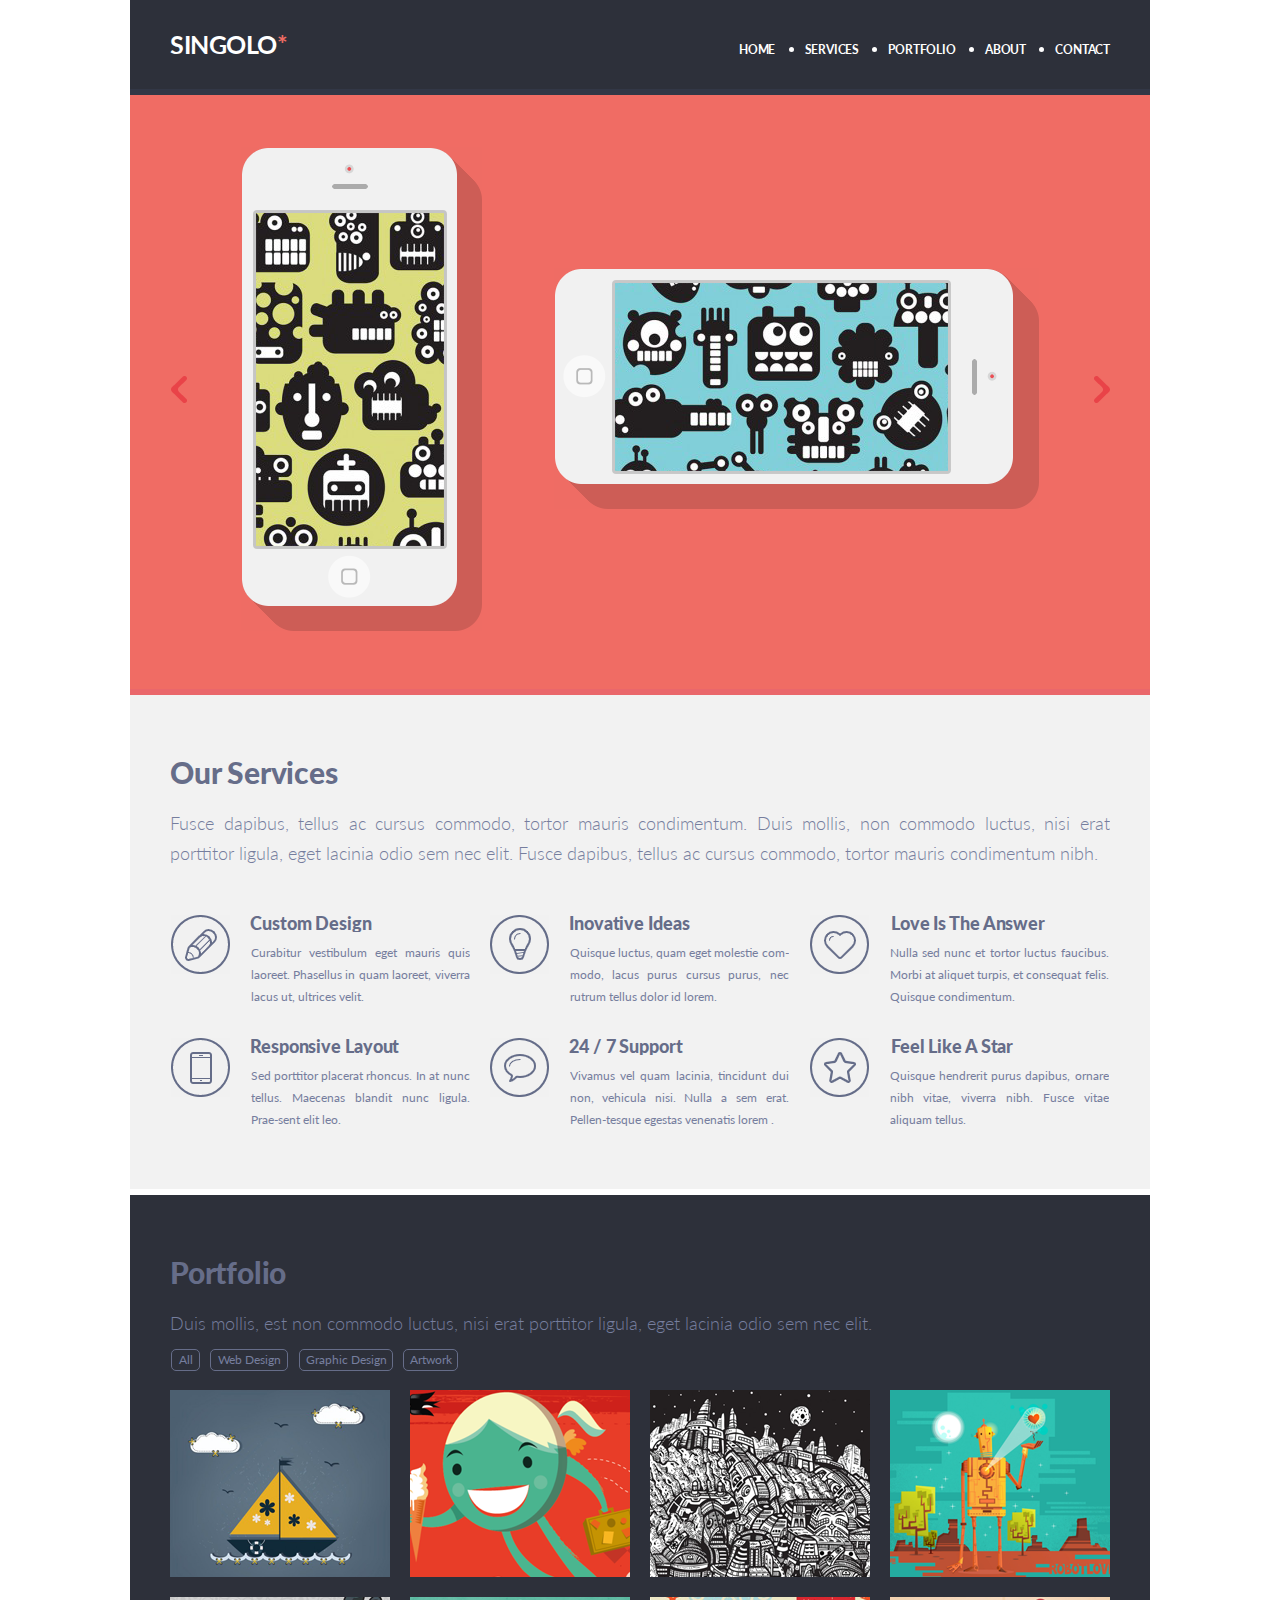
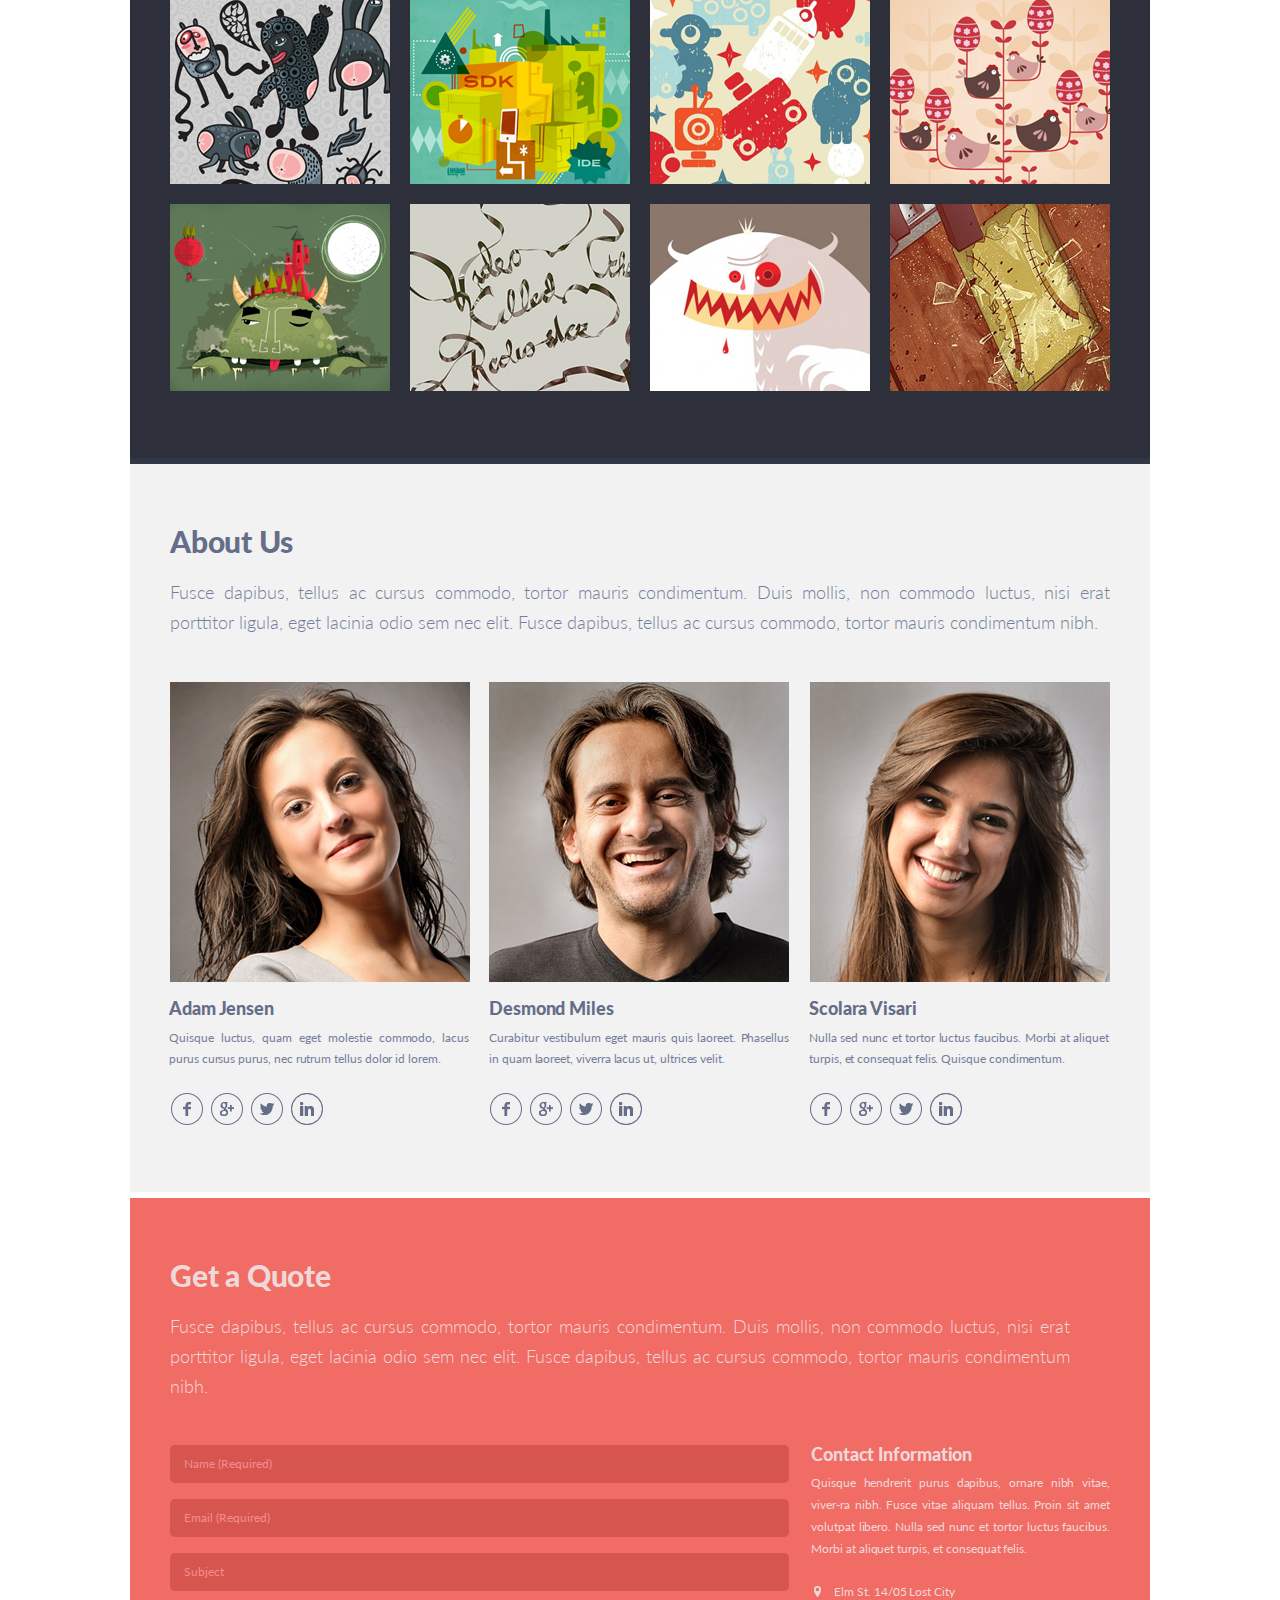
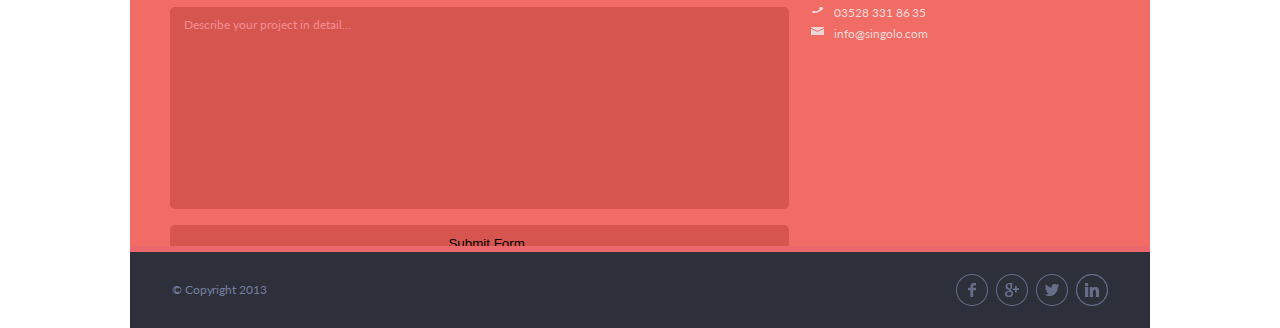
<file: index.html>
<!DOCTYPE html>
<html lang="en">
<head>
    <meta charset="UTF-8">
    <meta name="viewport" content="width=device-width, initial-scale=1.0">
    <link rel="stylesheet" href="style.css">
    <link href="https://fonts.googleapis.com/css?family=Lato:300,400,700,900&display=swap" rel="stylesheet">
    <title>Singolo</title>
</head>
<body>
    <div class="sticky">
        <header>
            <div id="singolo1">
                <div class="header">
                    <div class="singolo-header">
                        <h1>SINGOLO<span>*</span></h1>
                    </div>
                    <nav>
                        <ul>
                            <li><a href="#section1">HOME</a></li>
                            <li><a href="#section2">SERVICES</a></li>
                            <li><a href="#section3">PORTFOLIO</a></li>
                            <li><a href="#section4">ABOUT</a></li>
                            <li><a href="#section5">CONTACT</a></li>
                        </ul>
                    </nav>
                </div>
            </div>
            <div class="bottom-header">
            </div>
        </header>
    </div>
    <div class="singolo-1">
        <main>
            <div class="controls">
                <div id="moveleft">
                    <img src="./assets/move-left.png" alt="">
                </div>
                <div id="moveright">
                    <img src="./assets/move-right.png" alt="">
                </div>
            </div>
            <section id="section1">
                <div id="slide1">
                    <div class="main">
                        <div class="h-phone">
                            <img src="./assets/singolo_horizontal.png" alt="h-phone">
                            <div class="blackscreen h"></div>
                        </div>
                        <div class="v-phone">
                            <img src="./assets/singolo_vertical.png" alt="v-phone">
                            <div class="blackscreen v"></div>
                        </div>
                    </div>   
                </div>
                <div id="slide2">
                    <img src="./assets/slider.png" alt="slider2">
                </div>
            </section>
            <div class="bottom-main">
            </div>
            <div class="footer">
                <section id='section2'>
                    <div class="footer-header">
                        <h2>Our Services</h2>
                    </div>
                    <div class="footer-text">
                        Fusce dapibus, tellus ac cursus commodo, tortor mauris condimentum. Duis mollis, non commodo luctus, nisi erat porttitor ligula, eget lacinia odio sem nec elit. Fusce dapibus, tellus ac cursus commodo, tortor mauris condimentum nibh. 
                    </div>
                    <div class="labels">
                        <div class="label design">
                            <img src="./assets/footer-images/pencil.png" alt="pensil">
                        </div>
                        <div class="container design">
                            <h3>Custom Design</h3>
                            <h4>Curabitur vestibulum eget mauris quis laoreet. Phasellus in quam laoreet, viverra lacus ut, ultrices velit.</h4>
                        </div>
                        <div class="label ideas">
                            <img src="./assets/footer-images/ideas.png" alt="ideas">
                        </div>
                        <div class="container ideas">
                            <h3>Inovative Ideas</h3>
                            <h4>Quisque luctus, quam eget molestie com-modo, lacus purus cursus purus, nec rutrum tellus dolor id lorem.</h4>
                        </div>
                        <div class="label love">
                            <img src="./assets/footer-images/Love.png" alt="love">
                        </div>
                        <div class="container love">
                            <h3>Love Is The Answer</h3>
                            <h4>Nulla sed nunc et tortor luctus faucibus. Morbi at aliquet turpis, et consequat felis. Quisque condimentum.</h4>
                        </div>
                        <div class="label layout">
                            <img src="./assets/footer-images/Layout.png" alt="layout">
                        </div>
                        <div class="container layout">
                            <h3>Responsive Layout</h3>
                            <h4>Sed porttitor placerat rhoncus. In at nunc tellus. Maecenas blandit nunc ligula. Prae-sent elit leo.</h4>
                        </div>
                        <div class="label support">
                            <img src="./assets/footer-images/Support.png" alt="support">
                        </div>
                        <div class="container support">
                            <h3>24 / 7 Support</h3>
                            <h4>Vivamus vel quam lacinia, tincidunt dui non, vehicula nisi. Nulla a sem erat. Pellen-tesque egestas venenatis lorem .</h4>
                        </div>
                        <div class="label star">
                            <img src="./assets/footer-images/Star.png" alt="star">
                        </div>
                        <div class="container star">
                            <h3>Feel Like A Star</h3>
                            <h4>Quisque hendrerit purus dapibus, ornare nibh vitae, viverra nibh. Fusce vitae aliquam tellus.</h4>
                        </div>
                    </div> 
                </section>      
            </div>
            <div class="footer-bottom">
            </div>
            
    
            </div>
            
        </main>
    </div>
    <div class="singolo-2">
        <main>
            <section id="section3">
                <h1>Portfolio</h1>
                <h2>Duis mollis, est non commodo luctus, nisi erat porttitor ligula, eget lacinia odio sem nec elit.</h2>
                <nav>
                    <ul>
                    <li class="art">All</li>
                    <li class="web">Web Design</li>
                    <li class="graphic">Graphic Design</li>
                    <li class="artwork">Artwork</li>
                    </ul>
                </nav>
                <div class="images-container">
                    <div class="image">
                        <img src="./assets/Singolo_part_2/Images/image-1.png" alt="image-1">
                    </div>
                    <div class="image">
                        <img src="./assets/Singolo_part_2/Images/image-2.png" alt="image-2">
                    </div>
                    <div class="image">
                        <img src="./assets/Singolo_part_2/Images/image-3.png" alt="image-3">
                    </div>
                    <div class="image">
                        <img src="./assets/Singolo_part_2/Images/image-4.png" alt="image-4">
                    </div>
                    <div class="image">
                        <img src="./assets/Singolo_part_2/Images/image-5.png" alt="image-5">
                    </div>
                    <div class="image">
                        <img src="./assets/Singolo_part_2/Images/image-6.png" alt="image-6">
                    </div>
                    <div class="image">
                        <img src="./assets/Singolo_part_2/Images/image-7.png" alt="image-7">
                    </div>
                    <div class="image">
                        <img src="./assets/Singolo_part_2/Images/image-8.png" alt="image-8">
                    </div>
                    <div class="image">
                        <img src="./assets/Singolo_part_2/Images/image-9.png" alt="image-9">
                    </div>
                    <div class="image">
                        <img src="./assets/Singolo_part_2/Images/image-10.png" alt="image-10">
                    </div>
                    <div class="image">
                        <img src="./assets/Singolo_part_2/Images/image-11.png" alt="image-11">
                    </div>
                    <div class="image">
                        <img src="./assets/Singolo_part_2/Images/image-12.png" alt="image-12">
                    </div>
                </div>
                <div class="bg-bottom">
                </div>
            </section>
        </main>
        <footer>
            <section id="section4">
                <h3>
                    About Us 
                </h3>
                <h4>
                    Fusce dapibus, tellus ac cursus commodo, tortor mauris condimentum. Duis mollis, non commodo luctus, nisi erat porttitor ligula, eget lacinia odio sem nec elit. Fusce dapibus, tellus ac cursus commodo, tortor mauris condimentum nibh. 
                </h4>
                <div class="feedback">
                    <div class="feedback-container">
                        <div class="photo">
                            <img src="./assets/Singolo_part_2/Photos/photo-1.png" alt="Adam">
                        </div>
                        <h5>Adam Jensen</h5>
                        <h6>Quisque luctus, quam eget molestie commodo, lacus purus cursus purus, nec rutrum tellus dolor id lorem.</h6>
                        <div class="socials">
                            <img class="social-button" src="./assets/Singolo_part_2/Socials/facebook.png" alt="facebook">
                            <img class="social-button" src="./assets/Singolo_part_2/Socials/google.png" alt="google">
                            <img class="social-button" src="./assets/Singolo_part_2/Socials/twitter.png" alt="twitter">
                            <img class="social-button" src="./assets/Singolo_part_2/Socials/linkedin.png" alt="linkedin">
                        </div>
        
                    </div>
                    <div class="feedback-container desmond">
                        <div class="photo">
                            <img src="./assets/Singolo_part_2/Photos/photo-2.png" alt="Desmond">
                        </div>
                        <h5 class="name-desmond">Desmond Miles</h5>
                        <h6 class="name-desmond">Curabitur vestibulum eget mauris quis laoreet. Phasellus in quam laoreet, viverra lacus ut, ultrices velit.</h6>
                        <div class="socials">
                            <img class="social-button" src="./assets/Singolo_part_2/Socials/facebook.png" alt="facebook">
                            <img class="social-button" src="./assets/Singolo_part_2/Socials/google.png" alt="google">
                            <img class="social-button" src="./assets/Singolo_part_2/Socials/twitter.png" alt="twitter">
                            <img class="social-button" src="./assets/Singolo_part_2/Socials/linkedin.png" alt="linkedin">
                        </div>
                    </div>
                    <div class="feedback-container">
                        <div class="photo">
                            <img src="./assets/Singolo_part_2/Photos/photo-3.png" alt="Scolara">
                        </div>
                        <h5>Scolara Visari</h5>
                        <h6>Nulla sed nunc et tortor luctus faucibus. Morbi at aliquet turpis, et consequat felis. Quisque condimentum.</h6>
                        <div class="socials scolara">
                            <img class="social-button" src="./assets/Singolo_part_2/Socials/facebook.png" alt="facebook">
                            <img class="social-button" src="./assets/Singolo_part_2/Socials/google.png" alt="google">
                            <img class="social-button" src="./assets/Singolo_part_2/Socials/twitter.png" alt="twitter">
                            <img class="social-button" src="./assets/Singolo_part_2/Socials/linkedin.png" alt="linkedin">
                        </div>
                    </div>
        
                </div>
            </section>
        </footer>
        <div class="bottom-line">
        </div>
    </div>
    <div class="singolo-3">
        <main>
            <section id="section5">
                <div class="header">
                    <h1>Get a Quote</h1>
                    <h2>Fusce dapibus, tellus ac cursus commodo, tortor mauris condimentum. Duis mollis, non commodo luctus, nisi erat porttitor ligula, eget lacinia odio sem nec elit. Fusce dapibus, tellus ac cursus commodo, tortor mauris condimentum nibh.</h2>
                </div>
                <div class="form-contact">
                    <div class="form-container">
                        <form action="./singolo1.html" method="post" name="form">
                            <input type="text" name="name" id="name" placeholder="Name (Required)" class="input" required pattern="^[a-zA-Z]+$">
                            <input type="email" name="email" id="email" placeholder="Email (Required)" class="input" required pattern="[a-z0-9._%+-]+@[a-z0-9.-]+\.[a-z]{2,}$">
                            <input type="text" name="subject" id="subject" placeholder="Subject" class="input">
                            <input type="text" name="project" id="project" placeholder="Describe your project in detail..." class="input project">
                            <input type="submit" value="Submit Form" class="input">
                        </form>
                    </div>
                    <div class="contact">
                        <h3>Contact Information</h3>
                        <h4>Quisque hendrerit purus dapibus, ornare nibh vitae, viver-ra nibh. Fusce vitae aliquam tellus. Proin sit amet volutpat libero. Nulla sed nunc et tortor luctus faucibus. Morbi at aliquet turpis, et consequat felis.</h4>
                        <div class="navigation">
                            <div class="images-container">
                                <img src="./assets/Singolo_part_3/pointer.png" alt="pointer" width="7px" height="11px">
                                <img class="phone" src="./assets/Singolo_part_3/phone.png" alt="phone" width="11px" height="11px">
                                <img src="./assets/Singolo_part_3/mail.png" alt="mail" width="13px" height="8px">
                            </div>
                            <div class="info">
                                <h5>Elm St. 14/05 Lost City</h5>
                                <a href="tel: 03528 331 86 35"><h5>03528 331 86 35</h5></a>
                                <a href="mailto: info@singolo.com"><h5>info@singolo.com</h5></a>
        
                            </div>
        
                        </div>
        
        
                    </div>
                        
        
                </div>
            </section>
    
            
        </main>
        <div class="bottom-line">
        </div>
        <footer>
            <div class="footer-container">
                <div class="copyright">
                    <h4>&copy; Copyright 2013</h4>
                </div>
                <div class="socials">
                    <img class="social" src="./assets/Singolo_part_3/social media/facebook.png" alt="facebook">
                    <img class="social" src="./assets/Singolo_part_3/social media/google.png" alt="google">
                    <img class="social" src="./assets/Singolo_part_3/social media/twitter.png" alt="twitter">
                    <img class="social" src="./assets/Singolo_part_3/social media/linkedin.png" alt="linkedin">
                </div>
            </div>
            
    
        </footer>
    </div>

<script src="script.js"></script>
</body>
</html>
</file>
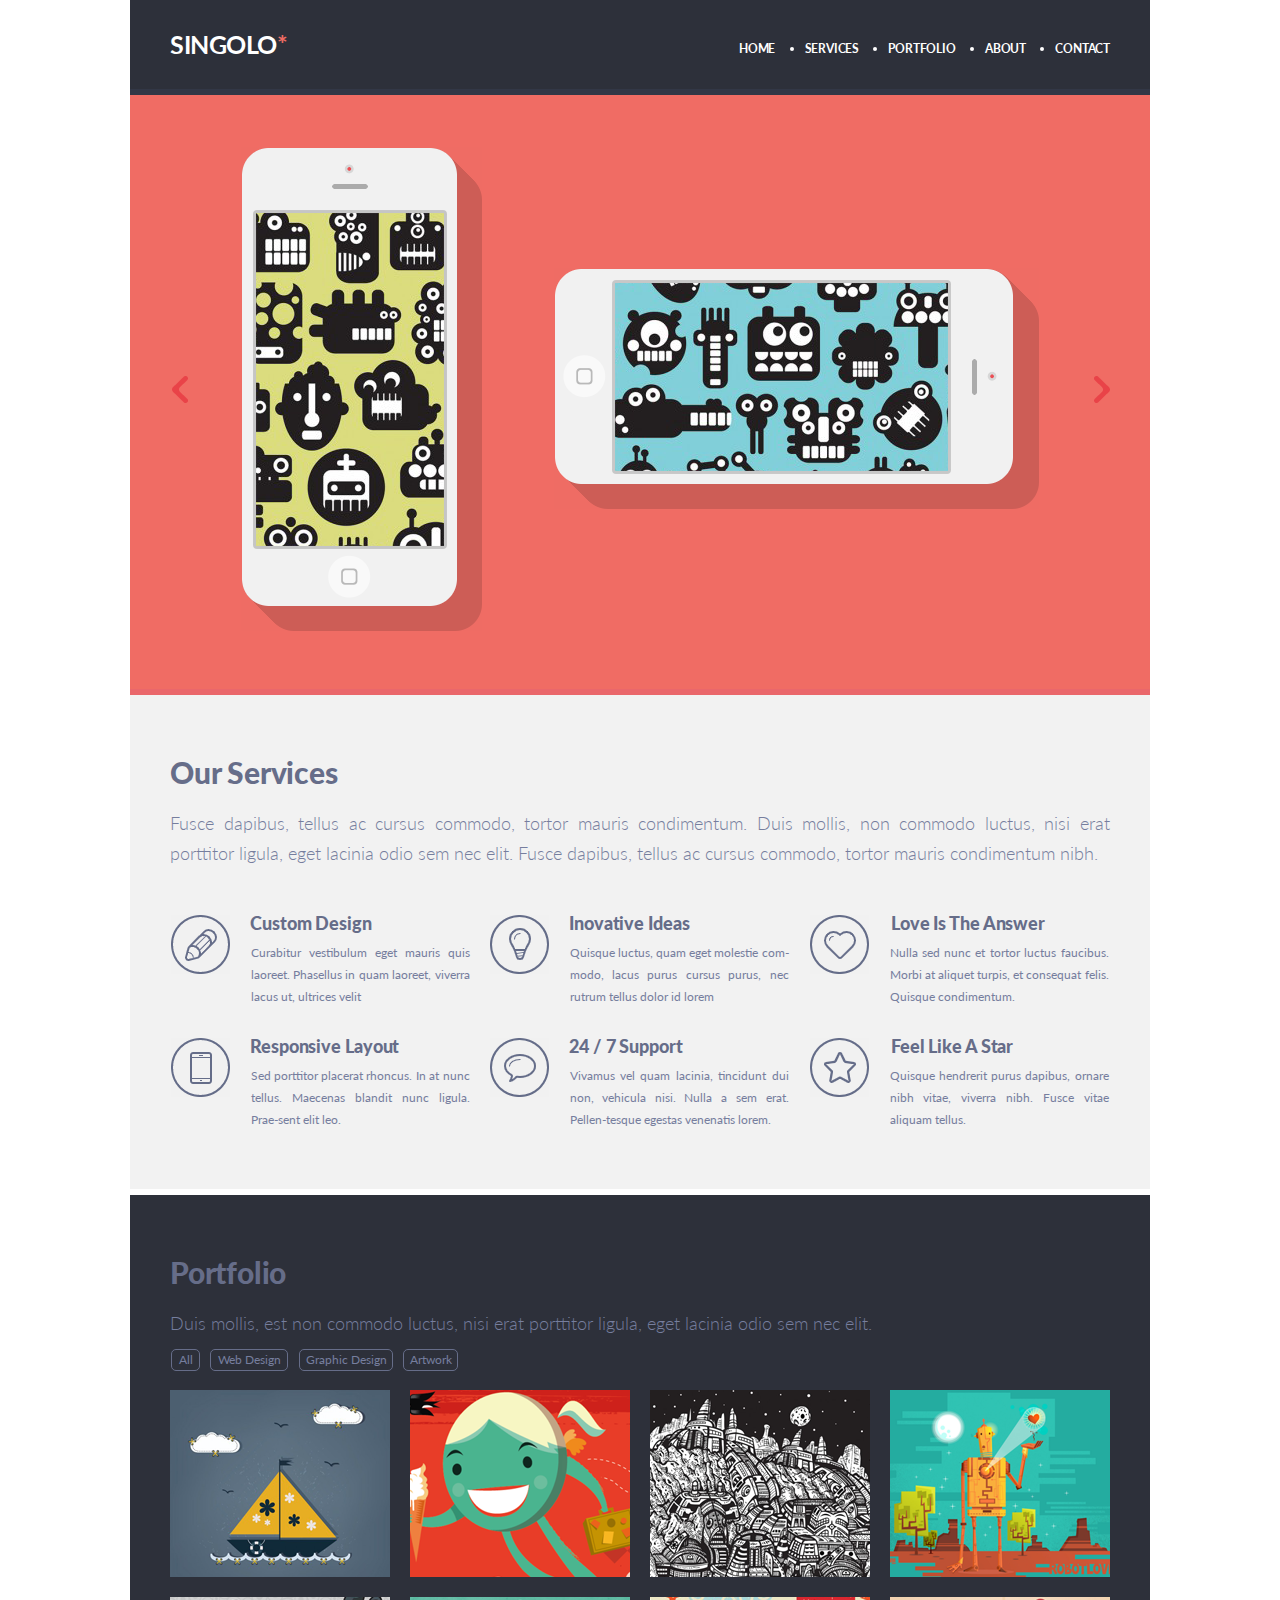
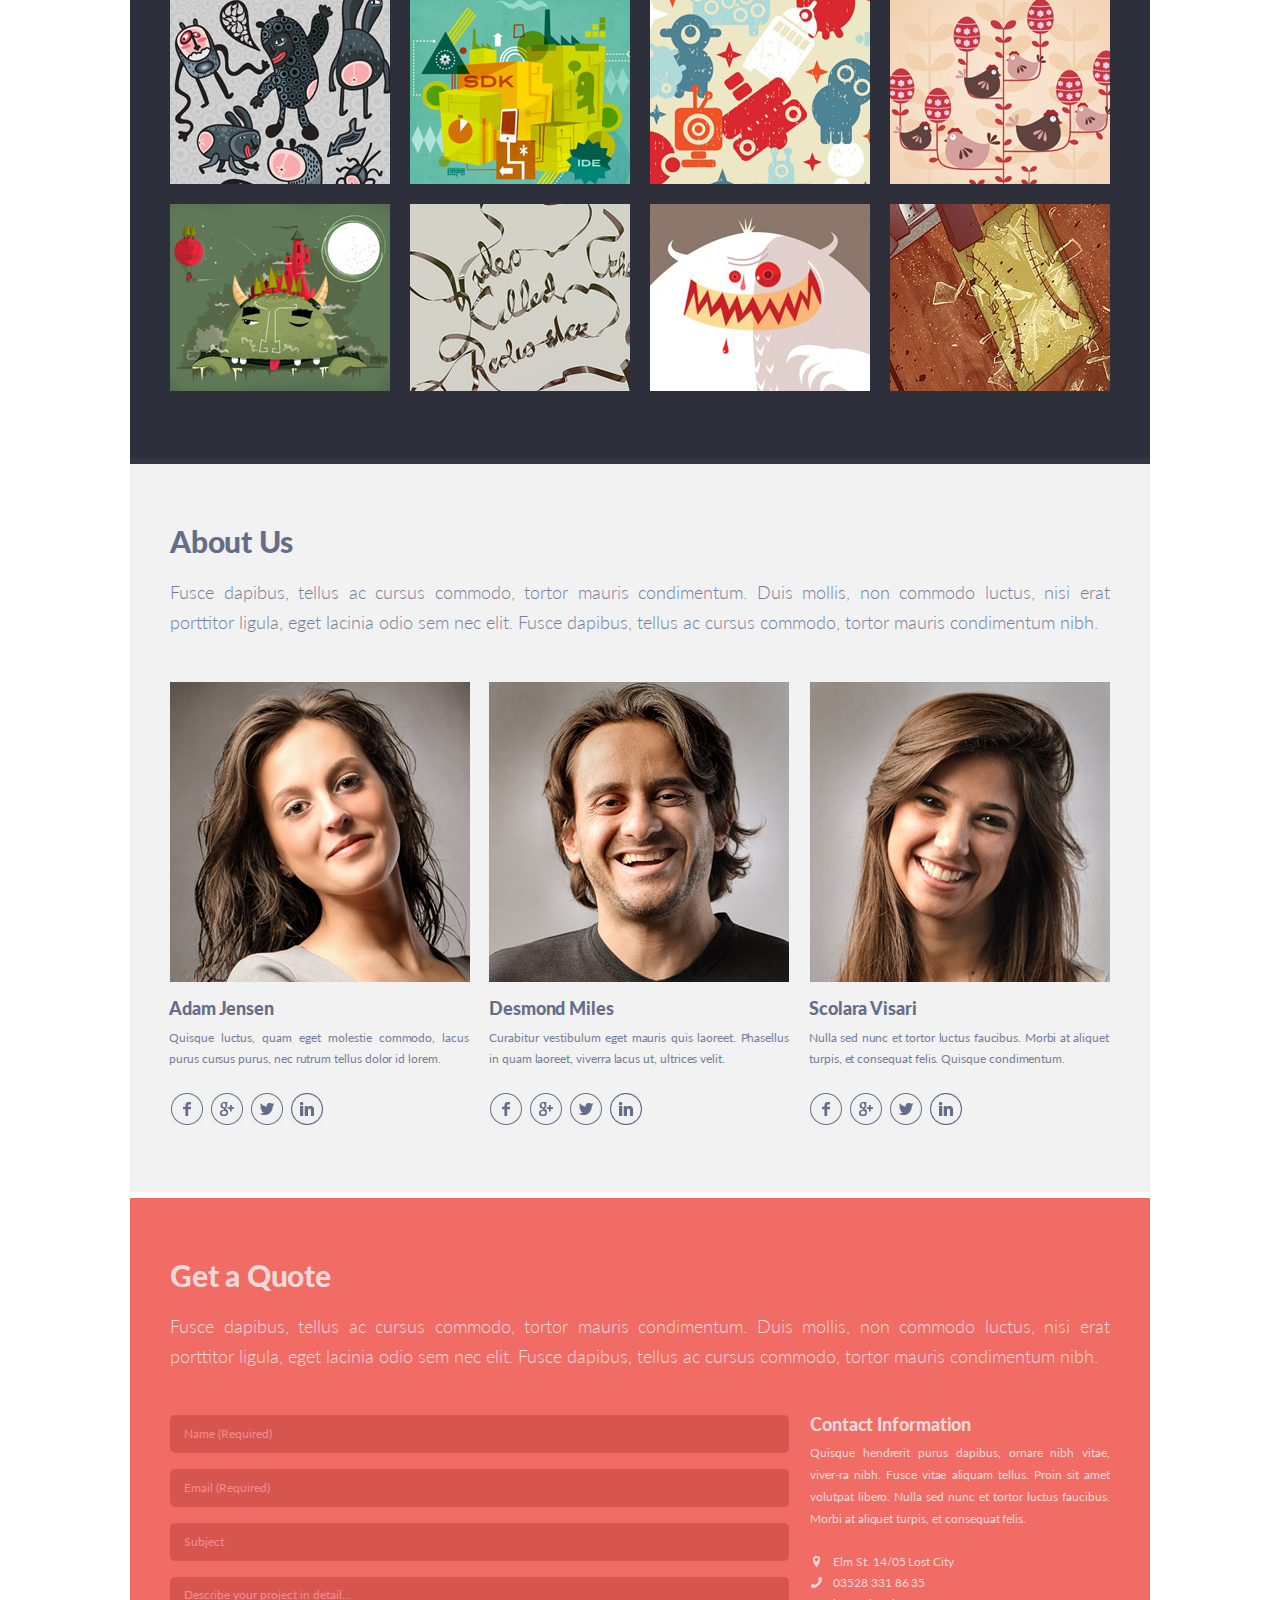
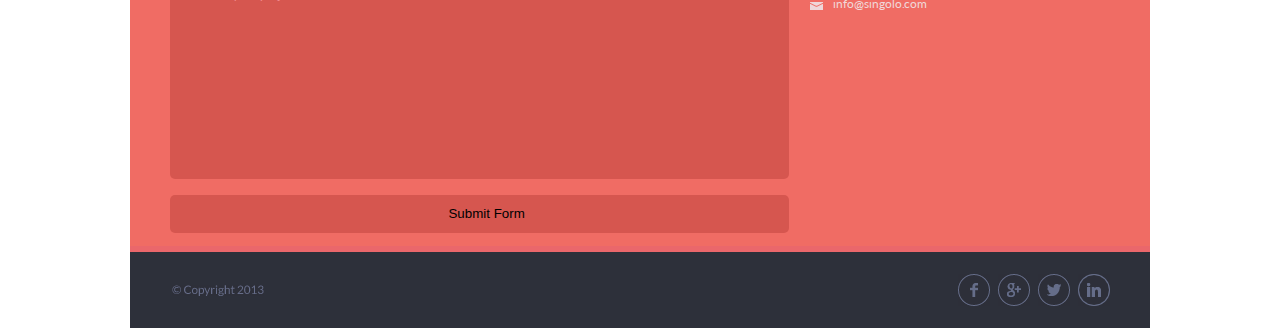
<file: singolo.html>
<!DOCTYPE html>
<html lang="en">
<head>
    <meta charset="UTF-8">
    <meta name="viewport" content="width=device-width, initial-scale=1.0">
    <link rel="stylesheet" href="singolo.css">
    <link href="https://fonts.googleapis.com/css?family=Lato:300,400,700,900&display=swap" rel="stylesheet">
    <title>Singolo</title>
</head>
<body>
    <div class="singolo-1">
        <header>
            <div class="header">
                <div class="singolo-header">
                    <h1>SINGOLO<span>*</span></h1>
                </div>
                <nav>
                    <ul>
                        <li>HOME</li>
                        <li>SERVICES</li>
                        <li>PORTFOLIO</li>
                        <li>ABOUT</li>
                        <li>CONTACT</li>
                    </ul>
                </nav>
            </div>
            <div class="bottom-header">
            </div>
        </header>
        <main>
            <div class="main">
                <div class="h-phone">
                    <img src="./assets/singolo_horizontal.png" alt="h-phone">
                </div>
                <div class="v-phone">
                    <img src="./assets/singolo_vertical.png" alt="v-phone">
                </div>
                <div class="move left">
                    <img src="./assets/move-left.png" alt="move-left">
                </div>
                <div class="move right">
                    <img src="./assets/move-right.png" alt="move-right">
                </div>
            </div>   
            <div class="bottom-main">
            </div>
            <div class="footer">
                <div class="footer-header">
                    <h2>Our Services</h2>
                </div>
                <div class="footer-text">
                    Fusce dapibus, tellus ac cursus commodo, tortor mauris condimentum. Duis mollis, non commodo luctus, nisi erat porttitor ligula, eget lacinia odio sem nec elit. Fusce dapibus, tellus ac cursus commodo, tortor mauris condimentum nibh.
                </div>
                <div class="labels">
                    <div class="label design">
                        <img src="./assets/footer-images/pencil.png" alt="pensil">
                    </div>
                    <div class="container design">
                        <h3>Custom Design</h3>
                        <h4>Curabitur vestibulum eget mauris quis laoreet. Phasellus in quam laoreet, viverra lacus ut, ultrices velit</h4>
                    </div>
                    <div class="label ideas">
                        <img src="./assets/footer-images/ideas.png" alt="ideas">
                    </div>
                    <div class="container ideas">
                        <h3>Inovative Ideas</h3>
                        <h4>Quisque luctus, quam eget molestie com-modo, lacus purus cursus purus, nec rutrum tellus dolor id lorem</h4>
                    </div>
                    <div class="label love">
                        <img src="./assets/footer-images/Love.png" alt="love">
                    </div>
                    <div class="container love">
                        <h3>Love Is The Answer</h3>
                        <h4>Nulla sed nunc et tortor luctus faucibus. Morbi at aliquet turpis, et consequat felis. Quisque condimentum.</h4>
                    </div>
                    <div class="label layout">
                        <img src="./assets/footer-images/Layout.png" alt="layout">
                    </div>
                    <div class="container layout">
                        <h3>Responsive Layout</h3>
                        <h4>Sed porttitor placerat rhoncus. In at nunc tellus. Maecenas blandit nunc ligula. Prae-sent elit leo.</h4>
                    </div>
                    <div class="label support">
                        <img src="./assets/footer-images/Support.png" alt="support">
                    </div>
                    <div class="container support">
                        <h3>24 / 7 Support</h3>
                        <h4>Vivamus vel quam lacinia, tincidunt dui non, vehicula nisi. Nulla a sem erat. Pellen-tesque egestas venenatis lorem.</h4>
                    </div>
                    <div class="label star">
                        <img src="./assets/footer-images/Star.png" alt="star">
                    </div>
                    <div class="container star">
                        <h3>Feel Like A Star</h3>
                        <h4>Quisque hendrerit purus dapibus, ornare nibh vitae, viverra nibh. Fusce vitae aliquam tellus.</h4>
                    </div>
                </div>       
            </div>
            <div class="footer-bottom">
            </div>
            
    
            </div>
            
        </main>
    </div>
    <div class="singolo-2">
        <main>
            <h1>Portfolio</h1>
            <h2>Duis mollis, est non commodo luctus, nisi erat porttitor ligula, eget lacinia odio sem nec elit.</h2>
            <nav>
                <ul>
                  <li class="art">All</li>
                  <li class="web">Web Design</li>
                  <li class="graphic">Graphic Design</li>
                  <li class="artwork">Artwork</li>
                </ul>
            </nav>
            <div class="images-container">
                <div class="image">
                    <img src="./assets/Singolo_part_2/Images/image-1.png" alt="image-1">
                </div>
                <div class="image">
                    <img src="./assets/Singolo_part_2/Images/image-2.png" alt="image-2">
                </div>
                <div class="image">
                    <img src="./assets/Singolo_part_2/Images/image-3.png" alt="image-3">
                </div>
                <div class="image">
                    <img src="./assets/Singolo_part_2/Images/image-4.png" alt="image-4">
                </div>
                <div class="image">
                    <img src="./assets/Singolo_part_2/Images/image-5.png" alt="image-5">
                </div>
                <div class="image">
                    <img src="./assets/Singolo_part_2/Images/image-6.png" alt="image-6">
                </div>
                <div class="image">
                    <img src="./assets/Singolo_part_2/Images/image-7.png" alt="image-7">
                </div>
                <div class="image">
                    <img src="./assets/Singolo_part_2/Images/image-8.png" alt="image-8">
                </div>
                <div class="image">
                    <img src="./assets/Singolo_part_2/Images/image-9.png" alt="image-9">
                </div>
                <div class="image">
                    <img src="./assets/Singolo_part_2/Images/image-10.png" alt="image-10">
                </div>
                <div class="image">
                    <img src="./assets/Singolo_part_2/Images/image-11.png" alt="image-11">
                </div>
                <div class="image">
                    <img src="./assets/Singolo_part_2/Images/image-12.png" alt="image-12">
                </div>
                <div class="image">
                    <img src="./assets/Singolo_part_2/Images/image-12.png" alt="image-12">
                </div>
            </div>
            <div class="bg-bottom">
            </div>
        </main>
        <footer>
            <h3>
                About Us
            </h3>
            <h4>
                Fusce dapibus, tellus ac cursus commodo, tortor mauris condimentum. Duis mollis, non commodo luctus, nisi erat porttitor ligula, eget lacinia odio sem nec elit. Fusce dapibus, tellus ac cursus commodo, tortor mauris condimentum nibh. 
            </h4>
            <div class="feedback">
                <div class="feedback-container">
                    <div class="photo">
                        <img src="./assets/Singolo_part_2/Photos/photo-1.png" alt="Adam">
                    </div>
                    <h5>Adam Jensen</h5>
                    <h6>Quisque luctus, quam eget molestie commodo, lacus purus cursus purus, nec rutrum tellus dolor id lorem.</h6>
                    <div class="socials">
                        <img class="social-button" src="./assets/Singolo_part_2/Socials/facebook.png" alt="facebook">
                        <img class="social-button" src="./assets/Singolo_part_2/Socials/google.png" alt="google">
                        <img class="social-button" src="./assets/Singolo_part_2/Socials/twitter.png" alt="twitter">
                        <img class="social-button" src="./assets/Singolo_part_2/Socials/linkedin.png" alt="linkedin">
                    </div>
    
                </div>
                <div class="feedback-container desmond">
                    <div class="photo">
                        <img src="./assets/Singolo_part_2/Photos/photo-2.png" alt="Desmond">
                    </div>
                    <h5 class="name-desmond">Desmond Miles</h5>
                    <h6 class="name-desmond">Curabitur vestibulum eget mauris quis laoreet. Phasellus in quam laoreet, viverra lacus ut, ultrices velit.</h6>
                    <div class="socials">
                        <img class="social-button" src="./assets/Singolo_part_2/Socials/facebook.png" alt="facebook">
                        <img class="social-button" src="./assets/Singolo_part_2/Socials/google.png" alt="google">
                        <img class="social-button" src="./assets/Singolo_part_2/Socials/twitter.png" alt="twitter">
                        <img class="social-button" src="./assets/Singolo_part_2/Socials/linkedin.png" alt="linkedin">
                    </div>
                </div>
                <div class="feedback-container">
                    <div class="photo">
                        <img src="./assets/Singolo_part_2/Photos/photo-3.png" alt="Scolara">
                    </div>
                    <h5>Scolara Visari</h5>
                    <h6>Nulla sed nunc et tortor luctus faucibus. Morbi at aliquet turpis, et consequat felis. Quisque condimentum.</h6>
                    <div class="socials scolara">
                        <img class="social-button" src="./assets/Singolo_part_2/Socials/facebook.png" alt="facebook">
                        <img class="social-button" src="./assets/Singolo_part_2/Socials/google.png" alt="google">
                        <img class="social-button" src="./assets/Singolo_part_2/Socials/twitter.png" alt="twitter">
                        <img class="social-button" src="./assets/Singolo_part_2/Socials/linkedin.png" alt="linkedin">
                    </div>
                </div>
    
            </div>
        </footer>
        <div class="bottom-line">
        </div>
    </div>
    <div class="singolo-3">
        <main>
            <div class="header">
                <h1>Get a Quote</h1>
                <h2>Fusce dapibus, tellus ac cursus commodo, tortor mauris condimentum. Duis mollis, non commodo luctus, nisi erat porttitor ligula, eget lacinia odio sem nec elit. Fusce dapibus, tellus ac cursus commodo, tortor mauris condimentum nibh.</h2>
            </div>
            <div class="form-contact">
                <div class="form-container">
                    <form action="./singolo1.html" method="post">
                        <input type="text" name="name" id="name" placeholder="Name (Required)" class="input" required pattern="^[a-zA-Z]+$">
                        <input type="email" name="email" id="email" placeholder="Email (Required)" class="input" required pattern="[a-z0-9._%+-]+@[a-z0-9.-]+\.[a-z]{2,}$">
                        <input type="text" name="subject" id="subject" placeholder="Subject" class="input">
                        <input type="text" name="project" id="project" placeholder="Describe your project in detail..." class="input project">
                        <input type="submit" value="Submit Form" class="input">
                    </form>
                </div>
                <div class="contact">
                    <h3>Contact Information</h3>
                    <h4>Quisque hendrerit purus dapibus, ornare nibh vitae, viver-ra nibh. Fusce vitae aliquam tellus. Proin sit amet volutpat libero. Nulla sed nunc et tortor luctus faucibus. Morbi at aliquet turpis, et consequat felis.</h4>
                    <div class="navigation">
                        <div class="images-container">
                            <img src="./assets/Singolo_part_3/pointer.png" alt="pointer" width="7px" height="11px">
                            <img class="phone" src="./assets/Singolo_part_3/phone.png" alt="phone" width="11px" height="11px">
                            <img src="./assets/Singolo_part_3/mail.png" alt="mail" width="13px" height="8px">
                        </div>
                        <div class="info">
                            <h5>Elm St. 14/05 Lost City</h5>
                            <a href="tel: 03528 331 86 35"><h5>03528 331 86 35</h5></a>
                            <a href="mailto: info@singolo.com"><h5>info@singolo.com</h5></a>
    
                        </div>
    
                    </div>
    
    
                </div>
                    
    
            </div>
        
    
            
        </main>
        <div class="bottom-line">
        </div>
        <footer>
            <div class="footer-container">
                <div class="copyright">
                    <img src="./assets/Singolo_part_3/copyright.png" alt="copyright">
                </div>
                <div class="socials">
                    <img class="social" src="./assets/Singolo_part_3/social media/facebook.png" alt="facebook">
                    <img class="social" src="./assets/Singolo_part_3/social media/google.png" alt="google">
                    <img class="social" src="./assets/Singolo_part_3/social media/twitter.png" alt="twitter">
                    <img class="social" src="./assets/Singolo_part_3/social media/linkedin.png" alt="linkedin">
                </div>
            </div>
            
    
        </footer>
    </div>
    
</body>
</html>
</file>
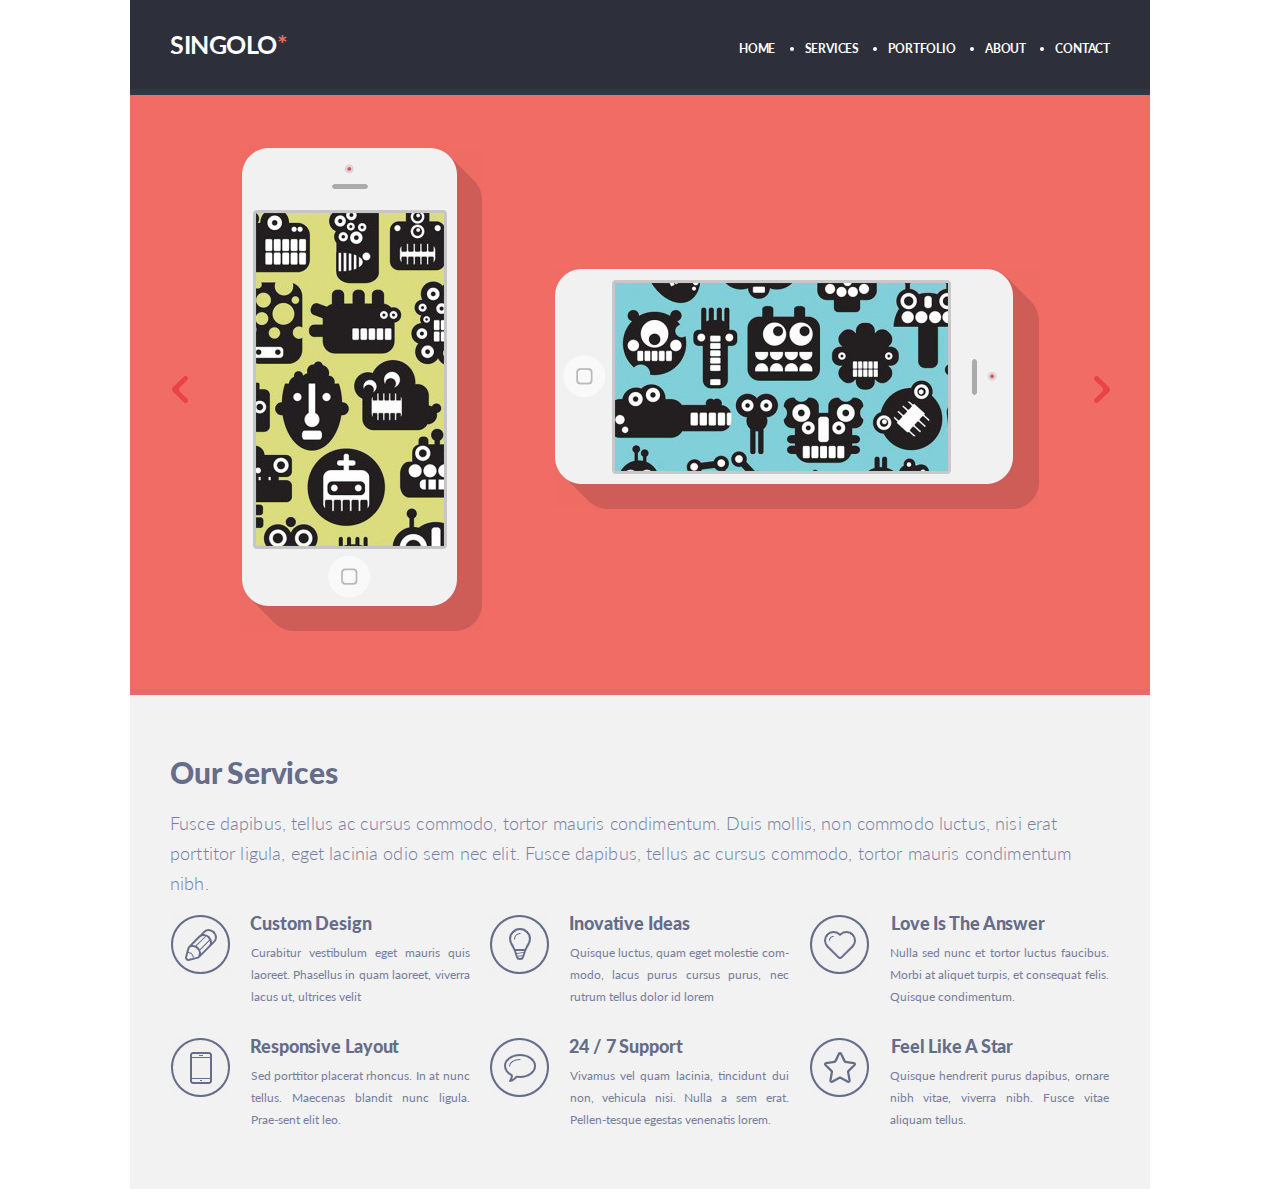
<file: singolo1.html>
<!DOCTYPE html>
<html lang="en">
<head>
    <meta charset="UTF-8">
    <meta name="viewport" content="width=device-width, initial-scale=1.0">
    <link rel="stylesheet" href="./singolo1.css">
    <link href="https://fonts.googleapis.com/css?family=Lato:300,400,700,900&display=swap" rel="stylesheet">
    <title>Singolo</title>
</head>
<body>
    <header>
        <div class="header">
            <div class="singolo-header">
                <h1>SINGOLO<span>*</span></h1>
            </div>
            <nav>
                <ul>
                    <li>HOME</li>
                    <li>SERVICES</li>
                    <li>PORTFOLIO</li>
                    <li>ABOUT</li>
                    <li>CONTACT</li>
                </ul>
            </nav>
        </div>
        <div class="bottom-header">
        </div>
    </header>
    <main>
        <div class="main">
            <div class="h-phone">
                <img src="./assets/singolo_horizontal.png" alt="h-phone">
            </div>
            <div class="v-phone">
                <img src="./assets/singolo_vertical.png" alt="v-phone">
            </div>
            <div class="move left">
                <img src="./assets/move-left.png" alt="move-left">
            </div>
            <div class="move right">
                <img src="./assets/move-right.png" alt="move-right">
            </div>
        </div>   
        <div class="bottom-main">
        </div>
        <div class="footer">
            <div class="footer-header">
                <h2>Our Services</h2>
            </div>
            <div class="footer-text">
                Fusce dapibus, tellus ac cursus commodo, tortor mauris condimentum. Duis mollis, non commodo luctus, nisi erat porttitor ligula, eget lacinia odio sem nec elit. Fusce dapibus, tellus ac cursus commodo, tortor mauris condimentum nibh.
            </div>
            <div class="labels">
                <div class="label design">
                    <img src="./assets/footer-images/pencil.png" alt="pensil">
                </div>
                <div class="container design">
                    <h3>Custom Design</h3>
                    <h4>Curabitur vestibulum eget mauris quis laoreet. Phasellus in quam laoreet, viverra lacus ut, ultrices velit</h4>
                </div>
                <div class="label ideas">
                    <img src="./assets/footer-images/ideas.png" alt="ideas">
                </div>
                <div class="container ideas">
                    <h3>Inovative Ideas</h3>
                    <h4>Quisque luctus, quam eget molestie com-modo, lacus purus cursus purus, nec rutrum tellus dolor id lorem</h4>
                </div>
                <div class="label love">
                    <img src="./assets/footer-images/Love.png" alt="love">
                </div>
                <div class="container love">
                    <h3>Love Is The Answer</h3>
                    <h4>Nulla sed nunc et tortor luctus faucibus. Morbi at aliquet turpis, et consequat felis. Quisque condimentum.</h4>
                </div>
                <div class="label layout">
                    <img src="./assets/footer-images/Layout.png" alt="layout">
                </div>
                <div class="container layout">
                    <h3>Responsive Layout</h3>
                    <h4>Sed porttitor placerat rhoncus. In at nunc tellus. Maecenas blandit nunc ligula. Prae-sent elit leo.</h4>
                </div>
                <div class="label support">
                    <img src="./assets/footer-images/Support.png" alt="support">
                </div>
                <div class="container support">
                    <h3>24 / 7 Support</h3>
                    <h4>Vivamus vel quam lacinia, tincidunt dui non, vehicula nisi. Nulla a sem erat. Pellen-tesque egestas venenatis lorem.</h4>
                </div>
                <div class="label star">
                    <img src="./assets/footer-images/Star.png" alt="star">
                </div>
                <div class="container star">
                    <h3>Feel Like A Star</h3>
                    <h4>Quisque hendrerit purus dapibus, ornare nibh vitae, viverra nibh. Fusce vitae aliquam tellus.</h4>
                </div>
            </div>       
        </div>
        <div class="footer-bottom">
        </div>
        

        </div>
        
    </main>
    
</body>
</html>
</file>
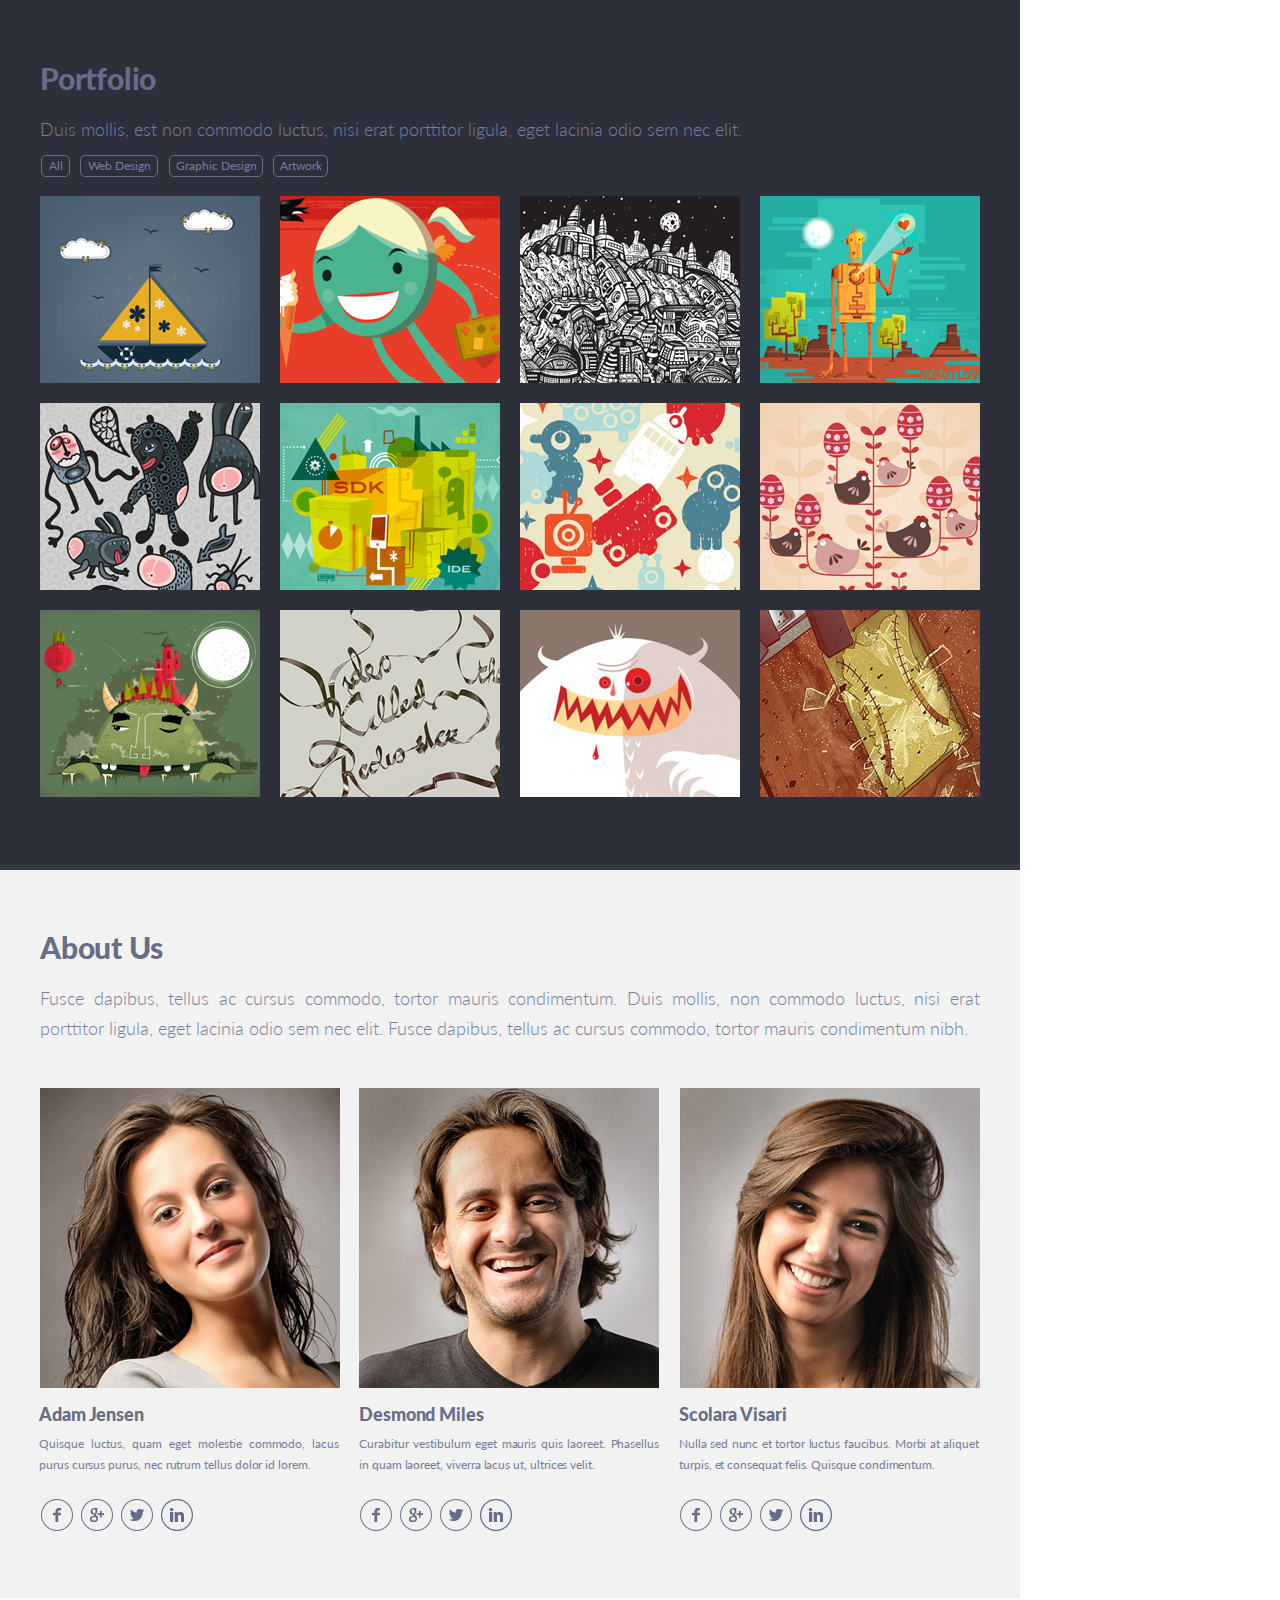
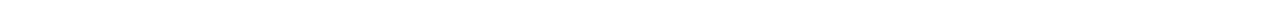
<file: singolo2.html>
<!DOCTYPE html>
<html lang="en">
<head>
    <meta charset="UTF-8">
    <meta name="viewport" content="width=device-width, initial-scale=1.0">
    <link rel="stylesheet" href="singolo2.css">
    <link href="https://fonts.googleapis.com/css?family=Lato:300,400,700,900&display=swap" rel="stylesheet">
    <title>Singolo2</title>
</head>
<body>
    <main>
        <h1>Portfolio</h1>
        <h2>Duis mollis, est non commodo luctus, nisi erat porttitor ligula, eget lacinia odio sem nec elit.</h2>
        <nav>
            <ul>
              <li class="art">All</li>
              <li class="web">Web Design</li>
              <li class="graphic">Graphic Design</li>
              <li class="artwork">Artwork</li>
            </ul>
        </nav>
        <div class="images-container">
            <div class="image">
                <img src="./assets/Singolo_part_2/Images/image-1.png" alt="image-1">
            </div>
            <div class="image">
                <img src="./assets/Singolo_part_2/Images/image-2.png" alt="image-2">
            </div>
            <div class="image">
                <img src="./assets/Singolo_part_2/Images/image-3.png" alt="image-3">
            </div>
            <div class="image">
                <img src="./assets/Singolo_part_2/Images/image-4.png" alt="image-4">
            </div>
            <div class="image">
                <img src="./assets/Singolo_part_2/Images/image-5.png" alt="image-5">
            </div>
            <div class="image">
                <img src="./assets/Singolo_part_2/Images/image-6.png" alt="image-6">
            </div>
            <div class="image">
                <img src="./assets/Singolo_part_2/Images/image-7.png" alt="image-7">
            </div>
            <div class="image">
                <img src="./assets/Singolo_part_2/Images/image-8.png" alt="image-8">
            </div>
            <div class="image">
                <img src="./assets/Singolo_part_2/Images/image-9.png" alt="image-9">
            </div>
            <div class="image">
                <img src="./assets/Singolo_part_2/Images/image-10.png" alt="image-10">
            </div>
            <div class="image">
                <img src="./assets/Singolo_part_2/Images/image-11.png" alt="image-11">
            </div>
            <div class="image">
                <img src="./assets/Singolo_part_2/Images/image-12.png" alt="image-12">
            </div>
            <div class="image">
                <img src="./assets/Singolo_part_2/Images/image-12.png" alt="image-12">
            </div>
        </div>
        <div class="bg-bottom">
        </div>
    </main>
    <footer>
        <h3>
            About Us
        </h3>
        <h4>
            Fusce dapibus, tellus ac cursus commodo, tortor mauris condimentum. Duis mollis, non commodo luctus, nisi erat porttitor ligula, eget lacinia odio sem nec elit. Fusce dapibus, tellus ac cursus commodo, tortor mauris condimentum nibh. 
        </h4>
        <div class="feedback">
            <div class="feedback-container">
                <div class="photo">
                    <img src="./assets/Singolo_part_2/Photos/photo-1.png" alt="Adam">
                </div>
                <h5>Adam Jensen</h5>
                <h6>Quisque luctus, quam eget molestie commodo, lacus purus cursus purus, nec rutrum tellus dolor id lorem.</h6>
                <div class="socials">
                    <img class="social-button" src="./assets/Singolo_part_2/Socials/facebook.png" alt="facebook">
                    <img class="social-button" src="./assets/Singolo_part_2/Socials/google.png" alt="google">
                    <img class="social-button" src="./assets/Singolo_part_2/Socials/twitter.png" alt="twitter">
                    <img class="social-button" src="./assets/Singolo_part_2/Socials/linkedin.png" alt="linkedin">
                </div>

            </div>
            <div class="feedback-container desmond">
                <div class="photo">
                    <img src="./assets/Singolo_part_2/Photos/photo-2.png" alt="Desmond">
                </div>
                <h5 class="name-desmond">Desmond Miles</h5>
                <h6 class="name-desmond">Curabitur vestibulum eget mauris quis laoreet. Phasellus in quam laoreet, viverra lacus ut, ultrices velit.</h6>
                <div class="socials">
                    <img class="social-button" src="./assets/Singolo_part_2/Socials/facebook.png" alt="facebook">
                    <img class="social-button" src="./assets/Singolo_part_2/Socials/google.png" alt="google">
                    <img class="social-button" src="./assets/Singolo_part_2/Socials/twitter.png" alt="twitter">
                    <img class="social-button" src="./assets/Singolo_part_2/Socials/linkedin.png" alt="linkedin">
                </div>
            </div>
            <div class="feedback-container">
                <div class="photo">
                    <img src="./assets/Singolo_part_2/Photos/photo-3.png" alt="Scolara">
                </div>
                <h5>Scolara Visari</h5>
                <h6>Nulla sed nunc et tortor luctus faucibus. Morbi at aliquet turpis, et consequat felis. Quisque condimentum.</h6>
                <div class="socials scolara">
                    <img class="social-button" src="./assets/Singolo_part_2/Socials/facebook.png" alt="facebook">
                    <img class="social-button" src="./assets/Singolo_part_2/Socials/google.png" alt="google">
                    <img class="social-button" src="./assets/Singolo_part_2/Socials/twitter.png" alt="twitter">
                    <img class="social-button" src="./assets/Singolo_part_2/Socials/linkedin.png" alt="linkedin">
                </div>
            </div>

        </div>
    </footer>
    <div class="bottom-line">
    </div>
    
    
</body>
</html>
</file>
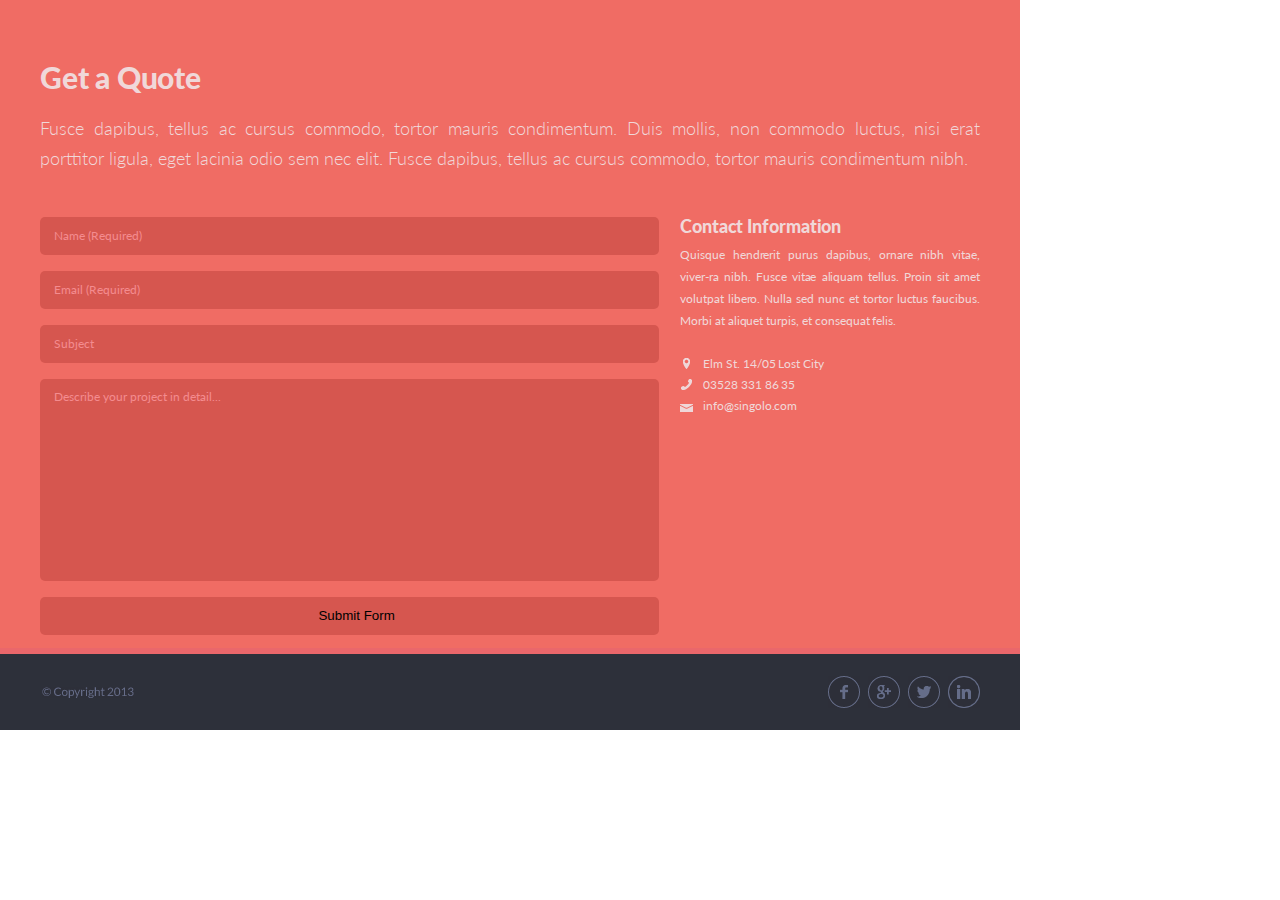
<file: singolo3.html>
<!DOCTYPE html>
<html lang="en">
<head>
    <meta charset="UTF-8">
    <meta name="viewport" content="width=device-width, initial-scale=1.0">
    <link rel="stylesheet" href="singolo3.css">
    <link href="https://fonts.googleapis.com/css?family=Lato:300,400,700,900&display=swap" rel="stylesheet">
    <title>Singolo3</title>
</head>
<body>
    <main>
        <div class="header">
            <h1>Get a Quote</h1>
            <h2>Fusce dapibus, tellus ac cursus commodo, tortor mauris condimentum. Duis mollis, non commodo luctus, nisi erat porttitor ligula, eget lacinia odio sem nec elit. Fusce dapibus, tellus ac cursus commodo, tortor mauris condimentum nibh.</h2>
        </div>
        <div class="form-contact">
            <div class="form-container">
                <form action="./singolo1.html" method="post">
                    <input type="text" name="name" id="name" placeholder="Name (Required)" class="input" required pattern="^[a-zA-Z]+$">
                    <input type="email" name="email" id="email" placeholder="Email (Required)" class="input" required pattern="[a-z0-9._%+-]+@[a-z0-9.-]+\.[a-z]{2,}$">
                    <input type="text" name="subject" id="subject" placeholder="Subject" class="input">
                    <input type="text" name="project" id="project" placeholder="Describe your project in detail..." class="input project">
                    <input type="submit" value="Submit Form" class="input">
                </form>
            </div>
            <div class="contact">
                <h3>Contact Information</h3>
                <h4>Quisque hendrerit purus dapibus, ornare nibh vitae, viver-ra nibh. Fusce vitae aliquam tellus. Proin sit amet volutpat libero. Nulla sed nunc et tortor luctus faucibus. Morbi at aliquet turpis, et consequat felis.</h4>
                <div class="navigation">
                    <div class="images-container">
                        <img src="./assets/Singolo_part_3/pointer.png" alt="pointer" width="7px" height="11px">
                        <img class="phone" src="./assets/Singolo_part_3/phone.png" alt="phone" width="11px" height="11px">
                        <img src="./assets/Singolo_part_3/mail.png" alt="mail" width="13px" height="8px">
                    </div>
                    <div class="info">
                        <h5>Elm St. 14/05 Lost City</h5>
                        <a href="tel: 03528 331 86 35"><h5>03528 331 86 35</h5></a>
                        <a href="mailto: info@singolo.com"><h5>info@singolo.com</h5></a>

                    </div>

                </div>


            </div>
                

        </div>
    

        
    </main>
    <div class="bottom-line">
    </div>
    <footer>
        <div class="footer-container">
            <div class="copyright">
                <img src="./assets/Singolo_part_3/copyright.png" alt="copyright">
            </div>
            <div class="socials">
                <img class="social" src="./assets/Singolo_part_3/social media/facebook.png" alt="facebook">
                <img class="social" src="./assets/Singolo_part_3/social media/google.png" alt="google">
                <img class="social" src="./assets/Singolo_part_3/social media/twitter.png" alt="twitter">
                <img class="social" src="./assets/Singolo_part_3/social media/linkedin.png" alt="linkedin">
            </div>
        </div>
        

    </footer>
    
</body>
</html>
</file>
<file: style.css>
* {
    margin: 0px;
    padding: 0px;
    box-sizing: border-box;
}

body {
    width: 100%;
    margin: auto;
    max-width: 1020px;
}


.singolo-2 {
    position: relative;
}
.singolo-1 {
    position: relative;
}

.singolo-3 {
    position: relative;
}

.sticky {
    top: 0;
    position: sticky;
    z-index: 3;
}

.sticky .header {
    width: 100%;
    height: 89px;
    background-color: #2d303a;
    display: flex;
    max-width: 1020px;
}



.sticky ul {
    width: 371px;
    height: 9px;
    margin: 40px 40px 0px 0px;
    display: flex;
    justify-content: space-between;
    
}

.sticky a {
    font-size: 12px;
    line-height: 6px;
    color: #ffffff;
    font-family: "Lato";
    font-weight: 700;
    text-align: left;
    letter-spacing: -0.2px;

}

.sticky a:hover {
    color:  #f06c64;


}




.sticky li:first-child {
    list-style: none;
}
.sticky li {
    list-style: disc;
    color: white;
}

.sticky .singolo-header {
    width: 115px;
    height: 20px;
    margin: 34px 454px 36px 40px;

}

.sticky h1 {
    font-size: 25px;
    line-height: 20px;
    color: #ffffff;
    font-family: "Lato", sans-serif;
    font-weight: 700;
    text-align: left;
    letter-spacing: -0.5px;
}
.sticky .singolo-header span {
    color: #f06c64;
}
.sticky .bottom-header {
width: 1020px;
height: 6px;
background-color: #323746;
}

.singolo-1 .main {
width: 1020px;
height: 594px;
background-color: #f06c64;
}

.singolo-1 .h-phone {
    margin: 173px 111px 180px 424px;
    position: absolute;
}
.singolo-1 .v-phone {
    margin: 52px 0px 58px 111px;
    position: absolute;

}
.singolo-1 .move.left {
    margin: 281px 0px 286px 42px;
}
.singolo-1 .move.right {
    margin: 281px 40px 286px 964px;
}
.singolo-1 .move:hover {
    cursor: help;
 
}

.singolo-1 .move {
    position: absolute;
}

.singolo-1 .footer {
width: 1020px;
height: 494px;
background-color: #f2f2f2;
position: relative;
}

.singolo-1 .bottom-main {
width: 1020px;
height: 6px;
background-color: #ea676b;
}
.singolo-1 .footer-header h2 {
    position: absolute;
    margin: 68px 0px 0px 40px;
    font-size: 30px;
    line-height: 18px;
    color: #666d89;
    font-family: "Lato";
    font-weight: 900;
    text-align: left;
    letter-spacing: -0.2px;

}

.singolo-1 .footer-text {
    position: absolute;
    margin: 113px 40px 0px 40px;
    width: 940px;
    height: 57px;
    font-size: 18px;
    line-height: 30px;
    color: #767e9e;
    font-family: "Lato";
    font-weight: 300;
    text-align: justify;
    overflow: hidden;

}

.singolo-1 .footer-bottom {
    width: 1020px;
    height: 6px;
    background-color: #ffffff;
}
.singolo-1 .labels {
    height: 207px;
    width: 940px;
    position: absolute;
    margin: 220px 41px 0px 41px;
    display: grid;
    grid-template-columns: 59px 20px 220px 20px 59px 20px 220px 21px 59px 20px 220px;
    grid-template-rows: 84px 39px 84px;

}
.singolo-1 .label.design {
    grid-area: 1 / 1 / 2 / 2;
}
.singolo-1 .container.design {
    grid-area: 1 / 3 / 2 / 4;
}
.singolo-1 .label.ideas {
    grid-area: 1 / 5 / 2 / 6;
}
.singolo-1 .container.ideas {
    grid-area: 1 / 7 / 2 / 8;
}
.singolo-1 .label.love {
    grid-area: 1 / 9 / 2 / 10;

}
.singolo-1 .container.love {
    grid-area: 1 / 11 / 2 / 12;
}
.singolo-1 .label.layout {
    grid-area: 3 / 1 / 4 / 2;
}
.singolo-1 .container.layout {
    grid-area: 3 / 3 / 4 / 4;
}
.singolo-1 .label.support {
    grid-area: 3 / 5 / 4 / 6;
}
.singolo-1 .container.support {
    grid-area: 3 / 7 / 4 / 8;
}
.singolo-1 .label.star {
    grid-area: 3 / 9 / 4 / 10;
}
.singolo-1 .container.star {
    grid-area: 3/ 11 / 4 / 12;
}


.singolo-1 .container.love h3,
.singolo-1 .container.star h3 {
    font-size: 18px;
    line-height: 18px;
    color: #666d89;
    font-family: "Lato";
    font-weight: 900;
    text-align: left;
    margin-bottom: 10px;
    margin-left: 2px;
    margin-top: -1px;
    letter-spacing: -0.11px;
    overflow: hidden;
}


.singolo-1 h4 {
    width: 219px;
    font-size: 12px;
    line-height: 21.8px;
    color: #767e9e;
    font-family: "Lato";
    font-weight: 400;
    text-align: justify;
    margin-left: 0.5px;
    overflow: hidden;
}
.singolo-1 h3 {
    font-size: 18px;
    line-height: 18px;
    color: #666d89;
    font-family: "Lato";
    font-weight: 900;
    text-align: left;
    margin-bottom: 10px;
    margin-top: -1px;
    letter-spacing: -0.1px;
    overflow: hidden;

}
.singolo-2 main {
    position: relative;
    width: 1020px;
    height: 869px;
    background-color: #2d303a;
}

.singolo-2 .bg-bottom {
    position: absolute;
    bottom: 0;
    width: 1020px;
    height: 6px;
    background-color: #323746;
}

.singolo-2 footer {
    width: 1020px;
    height: 728px;
    background-color: #f2f2f2;
}
.singolo-2 h1 {
    position: absolute;
    margin: 59px 0 0 40px;
    font-size: 30px;
    color: #666d89;
    font-family: "Lato";
    font-weight: 900;
    text-align: left;
    letter-spacing: -0.2px;
}




.singolo-2 h2 {
    position: absolute;
    margin: 117px 0 0 40px;
    width: 940px;
    font-size: 18px;
    color: #767e9e;
    font-family: "Lato";
    font-weight: 300;
    text-align: left;
}

.singolo-2 ul {
    position: absolute;
    display: flex;
    width: 287px;
    margin: 154px 0 0 41px;
    justify-content: space-between;

    
}
.singolo-2 li {
    font-size: 12px;
    color: #767e9e;
    font-family: "Lato";
    font-weight: 400;
    text-align: left;
    list-style: none;
    border-radius: 5px;
    border-width: 1px;
    border-style: solid;
    border-color:#666d89;
    line-height: 20px;
}

.singolo-2 .art {
    padding: 0 6px 0 7px;
}

.singolo-2 .web {
    padding: 0 6px 0 7px;
}
.singolo-2 .graphic {
    padding: 0 5px 0 6px;
}

.singolo-2 .artwork {
    padding: 0 5px 0 6px;
}

.singolo-2 li:hover {
    color: white;
    border: 1px solid white;
    cursor: pointer;
}
.singolo-2 .images-container {
    position: absolute;
    width: 960px;
    height: 621px;
    margin: 185px 0 0 30px;
    display: flex;
    flex-wrap: wrap;
    overflow: hidden;
}

.singolo-2 .image {
    margin: 5px;
    height: 187px;
    border-style: solid;
    border-width: 5px;
    border-color: #2d303a;


}

.singolo-2 h3 {
    width: 126px;
    height: 23px;
    position: absolute;
    margin: 66px 0 0 40px;
    font-size: 30px;
    line-height: 23px;
    color: #666d89;
    font-family: "Lato";
    font-weight: 900;
    text-align: left;
    letter-spacing: -0.2px;
    overflow: hidden;
}

.singolo-2 h4 {
    position: absolute;
    width: 940px;
    height: 57px;
    margin: 113px 0 0 40px;
    font-size: 18px;
    line-height: 30px;
    color: #767e9e;
    font-family: "Lato";
    font-weight: 300;
    text-align: justify;
}

.singolo-2 .feedback {
    position: absolute;
    display: flex;
    margin: 208px 0 0 30px
    
}

.singolo-2 .feedback-container {
    width: 300px;
    display: flex;
    flex-direction: column;
    margin: 10px
    
}

.singolo-2 .desmond {
    margin: 10px 11px 10px 9px;
}

.singolo-2 .photo {
    height: 300px;
}

.singolo-2 h5 {
    height: 18px;
    font-size: 18px;
    line-height: 18px;
    color: #666d89;
    font-family: "Lato";
    font-weight: 900;
    text-align: left;
    margin: 17px 0 0 -1px;
    letter-spacing: -0.1px;
    overflow: hidden;
}

.singolo-2 h5.name-desmond {
    margin: 17px 0 0 0px;

}

.singolo-2 h6 {
    width: 300px;
    font-size: 12px;
    line-height: 21px;
    color: #767e9e;
    font-family: "Lato";
    font-weight: 400;
    text-align: justify;
    margin: 10px 0 0 -1px;
    letter-spacing: -0.06px;
}

.singolo-2 h6.name-desmond {
    margin: 10px 0 0 0px;
}


.singolo-2 .socials {
    width: 152px;
    display: flex;
    justify-content: space-between;
    margin: 24px 0 0 1px;
}
.singolo-2 .social-button {
    width: 32px;
}

.singolo-2 .social-button:hover {
    cursor: pointer;
}

.singolo-2 .socials.scolara {
    margin: 24px 0 0 0px;
}


.singolo-2 .bottom-line {
    width: 1020px;
    height: 6px;
    background-color: #ffffff;
}

.singolo-3 main {
    position: relative;
    width: 1020px;
    height: 648px;
    background-color: #f06c64;

}

.singolo-3 .bottom-line {
    width: 1020px;
    height: 6px;
    background-color: #ea676b;
}

.singolo-3 footer {
    width: 1020px;
    height: 76px;
    background-color: #2d303a;
    position: relative;
}

.singolo-3 h1 {
    font-size: 30px;
    color: #f0d8d9;
    font-family: "Lato";
    font-weight: 900;
    text-align: left;
    padding: 59px 0 0 40px;
    letter-spacing: -0.2px;
}


.singolo-3 h2 {
    width: 940px;
    font-size: 18px;
    line-height: 30px;
    color: #f0d8d9;
    font-family: "Lato";
    font-weight: 300;
    padding: 18px 0 0 40px;
    text-align: justify;
}
.singolo-3 .input {
    width: 619px;
    height: 38px;
    border-radius: 5px;
    border-style: none;
    background-color: #d6564f;
    margin: 8px 0;
    box-sizing: border-box;
    padding: 0 0 1px 14.2px;
}
.singolo-3 .input::placeholder {
    font-size: 12px;
    color: #f48c8f;
    font-family: "Lato";
    font-weight: 400;
    text-align: left;
    
    
}

.singolo-3 .input.project {
    height: 202px;
    padding: 0 0 168px 14.2px;
}



.singolo-3 .form-contact {
    position: relative;
    display: flex;
    padding: 36px 30px 0 30px;
}

.singolo-3 .form-container, .contact {
    margin: 0 10px
}

.singolo-3 h3 {
    font-size: 18px;
    color: #f0d8d9;
    font-family: "Lato";
    font-weight: 900;
    text-align: left;
    letter-spacing: -0.09px;
    padding: 6px 0 0 1px;
}



.singolo-3 h4 {
    width: 300px;
    font-size: 12px;
    line-height: 22px;
    color: #f0d8d9;
    font-family: "Lato";
    font-weight: 400;
    text-align: justify;
    padding: 7px 0 0 1px;
    letter-spacing: -0.04px;
}
.singolo-3 .navigation {
    padding: 21px 0 0 1px;
    display: flex;
}

.singolo-3 .images-container {
    width: 13px;
    height: 54px;
    display: flex;
    flex-direction: column;
    justify-content: space-between;
    align-items: center;
    padding: 5px 0 0 0;
    
}
.phone {
    padding: 0 0 5px 0px;
}

.singolo-3 a {
    text-decoration: none;

}

.singolo-3 h5 {
    font-size: 12px;
    line-height: 21px;
    color: #f0d8d9;
    font-family: "Lato";
    font-weight: 400;
    text-align: justify;
    letter-spacing: -0.04px;
}
.singolo-3 .info {
    padding: 0px 0 0px 10px;
}
.singolo-3 .footer-container {

    display: flex;
    padding: 22px 40px;
}
.singolo-3 .socials {
    display: flex;
    padding: 0 0 0 482px;
}
.singolo-3 .social {
    margin: 0 4px;
}
.singolo-3 .social:hover {
    cursor: pointer;
}
.singolo-3 .copyright h4 {
    padding: 5px 0 0 2px;
    font-size: 12px;
    color: #767e9e;
    font-family: "Lato";
    font-weight: 400;
    text-align: justify;
    letter-spacing: -0.1px;
}
a {
    text-decoration: none;
    color: white;
    transition-property: color;
    transition: 0.5s;
}


.highlighted {
    color: white;
    border: 1px solid white;

}

.blackscreen {
    background-color: rgba(0, 0, 0);
    opacity: 0;
    transition-property: all;
    transition-duration: 200ms;

}


.h {
    width: 333px;
    height: 188px;
    position: absolute;
    top: 15px;
    left: 61px;
}

.v {
    width: 188px;
    height: 333px;
    position: absolute;
    top: 66px;
    left: 15px;

}

#section1 {
    height: 594px;
    display: flex;
    width: 2040px;

}

.controls {
    position: absolute;
    display: flex;
    z-index: 2;
}


#moveleft {
    position: relative;
    left: 41px;
    top: 281px;
}

#moveright {
    position: relative;
    right: -948px;
    top: 281px;
}

#moveright, #moveleft:hover {
    cursor: pointer
}
#slide1 {
    position: relative;
 

}

#slide2 {
    position: relative;

}

main {
    overflow: hidden;
}

@media (max-width: 768px) {
    .v {
        width: 142px;
        height: 250px;
        position: absolute;
        top: 49px;
        left: 11px;
    }
    #slide1 > div > div.v-phone > img {
        height: 363px;
    }   
    #section1 {
        height: 447px;
        display: flex;
        width: 2040px;
    }
    #slide1 > div > div.h-phone > img {
        height: 162px;
    }
    #slide1 > div > div.h-phone {
        margin: 173px 0 0 490px;
    }
    #slide1 > div > div.h-phone > div {
        width: 224px;
        height: 127px;
        position: absolute;
        top: 10px;
        left: 41px;
    }
    #slide1 > div > div.v-phone {
        margin: 50px 0px 0px 216px;
        position: absolute;
    }
    #slide2 > img {
        height: 447px;
        width: 1019.563px;
    }
    #moveleft {
        left: 29px;
        top: 214px;
    }

    #moveright {
        position: relative;
        right: -964px;
        top: 214px;
    }
    #section2 > div.labels {
        position: absolute;
        margin: 220px 0px 0px 41px;
        display: grid;
        grid-template-columns: 59px 48px 220px 285px 59px 48px 220px;
        grid-template-rows: 84px 39px 84px 39px 84px;
    }
    body > div.singolo-1 > main > div.footer {
        height: 674px;
    }
    #section2 > div.labels > div.label.support {
        grid-area: 5 / 1 / 6 / 2;
    }
    #section2 > div.labels > div.container.support {
        grid-area: 5 / 3 / 6 / 4;
        
    }
    #section2 > div.labels > div.label.layout {
        grid-area: 3 / 5 / 4 / 6;
    }
    .singolo-1 .container.layout {
        grid-area: 3 / 7 / 4 / 7;
    }
    .singolo-1 .label.love {
        grid-area: 3 / 1 / 4 / 2;
    }
    .singolo-1 .container.love {
        grid-area: 3 / 3 / 4 / 4;
    }
    .singolo-1 .label.star {
        grid-area: 5 / 5 / 6 / 6;
    }
    .singolo-1 .container.star {
        grid-area: 5/ 7 / 6 / 8;
    }
}
</file>
<file: singolo.css>
* {
    margin: 0px;
    padding: 0px;
}

body {
    width: 1020px;
    margin: auto;
}


.singolo-2 {
    position: relative;
}
.singolo-1 {
    position: relative;
}

.singolo-3 {
    position: relative;
}

.singolo-1 .header {
    width: 1020px;
    height: 89px;
    background-color: #2d303a;
    display: flex;
}



.singolo-1 ul {
    width: 371px;
    height: 9px;
    margin: 46px 40px 0px 0px;
    display: flex;
    justify-content: space-between;
    
}

.singolo-1 li {
    font-size: 12px;
    line-height: 6px;
    color: white;
    font-family: "Lato";
    font-weight: 700;
    text-align: left;
    list-style: disc;
    letter-spacing: -0.2px;
}
.singolo-1 li:first-child {
    list-style: none;

}
.singolo-1 li:hover {
    color: #f06c64;
    cursor: pointer;
}

.singolo-1 .singolo-header {
    width: 115px;
    height: 20px;
    margin: 34px 454px 36px 40px;

}

.singolo-1 h1 {
    font-size: 25px;
    line-height: 20px;
    color: #ffffff;
    font-family: "Lato", sans-serif;
    font-weight: 700;
    text-align: left;
    letter-spacing: -0.5px;
}
.singolo-1 .singolo-header span {
    color: #f06c64;
}
.singolo-1 .bottom-header {
width: 1020px;
height: 6px;
background-color: #323746;
}

.singolo-1 .main {
width: 1020px;
height: 594px;
background-color: #f06c64;
}
.singolo-1 .h-phone {
    margin: 173px 111px 180px 424px;
    position: absolute;
}
.singolo-1 .v-phone {
    margin: 52px 0px 58px 111px;
    position: absolute;

}
.singolo-1 .move.left {
    margin: 281px 0px 286px 42px;
}
.singolo-1 .move.right {
    margin: 281px 40px 286px 964px;
}
.singolo-1 .move:hover {
    cursor: help;
 
}

.singolo-1 .move {
    position: absolute;
}

.singolo-1 .footer {
width: 1020px;
height: 494px;
background-color: #f2f2f2;
position: relative;
}

.singolo-1 .bottom-main {
width: 1020px;
height: 6px;
background-color: #ea676b;
}
.singolo-1 .footer-header h2 {
    position: absolute;
    margin: 68px 0px 0px 40px;
    font-size: 30px;
    line-height: 18px;
    color: #666d89;
    font-family: "Lato";
    font-weight: 900;
    text-align: left;
    letter-spacing: -0.2px;

}

.singolo-1 .footer-text {
    position: absolute;
    margin: 113px 40px 0px 40px;
    width: 940px;
    height: 57px;
    font-size: 18px;
    line-height: 30px;
    color: #767e9e;
    font-family: "Lato";
    font-weight: 300;
    text-align: justify;

}

.singolo-1 .footer-bottom {
    width: 1020px;
    height: 6px;
    background-color: #ffffff;
}
.singolo-1 .labels {
    height: 207px;
    width: 940px;
    position: absolute;
    margin: 220px 41px 0px 41px;
    display: grid;
    grid-template-columns: 59px 20px 220px 20px 59px 20px 220px 21px 59px 20px 220px;
    grid-template-rows: 84px 39px 84px;

}
.singolo-1 .label.design {
    grid-area: 1 / 1 / 2 / 2;
}
.singolo-1 .container.design {
    grid-area: 1 / 3 / 2 / 4;
}
.singolo-1 .label.ideas {
    grid-area: 1 / 5 / 2 / 6;
}
.singolo-1 .container.ideas {
    grid-area: 1 / 7 / 2 / 8;
}
.singolo-1 .label.love {
    grid-area: 1 / 9 / 2 / 10;

}
.singolo-1 .container.love {
    grid-area: 1 / 11 / 2 / 12;
}
.singolo-1 .label.layout {
    grid-area: 3 / 1 / 4 / 2;
}
.singolo-1 .container.layout {
    grid-area: 3 / 3 / 4 / 4;
}
.singolo-1 .label.support {
    grid-area: 3 / 5 / 4 / 6;
}
.singolo-1 .container.support {
    grid-area: 3 / 7 / 4 / 8;
}
.singolo-1 .label.star {
    grid-area: 3 / 9 / 4 / 10;
}
.singolo-1 .container.star {
    grid-area: 3/ 11 / 4 / 12;
}


.singolo-1 .container.love h3,
.singolo-1 .container.star h3 {
    font-size: 18px;
    line-height: 18px;
    color: #666d89;
    font-family: "Lato";
    font-weight: 900;
    text-align: left;
    margin-bottom: 10px;
    margin-left: 2px;
    margin-top: -1px;
    letter-spacing: -0.11px;
}


.singolo-1 h4 {
    width: 219px;
    font-size: 12px;
    line-height: 21.8px;
    color: #767e9e;
    font-family: "Lato";
    font-weight: 400;
    text-align: justify;
    margin-left: 0.5px;
}
.singolo-1 h3 {
    font-size: 18px;
    line-height: 18px;
    color: #666d89;
    font-family: "Lato";
    font-weight: 900;
    text-align: left;
    margin-bottom: 10px;
    margin-top: -1px;
    letter-spacing: -0.1px;

}
.singolo-2 main {
    position: relative;
    width: 1020px;
    height: 869px;
    background-color: #2d303a;
}

.singolo-2 .bg-bottom {
    position: absolute;
    bottom: 0;
    width: 1020px;
    height: 6px;
    background-color: #323746;
}

.singolo-2 footer {
    width: 1020px;
    height: 728px;
    background-color: #f2f2f2;
}
.singolo-2 h1 {
    position: absolute;
    margin: 59px 0 0 40px;
    font-size: 30px;
    color: #666d89;
    font-family: "Lato";
    font-weight: 900;
    text-align: left;
    letter-spacing: -0.2px;
}




.singolo-2 h2 {
    position: absolute;
    margin: 117px 0 0 40px;
    width: 940px;
    font-size: 18px;
    color: #767e9e;
    font-family: "Lato";
    font-weight: 300;
    text-align: left;
}

.singolo-2 ul {
    position: absolute;
    display: flex;
    width: 287px;
    margin: 154px 0 0 41px;
    justify-content: space-between;

    
}
.singolo-2 li {
    font-size: 12px;
    color: #767e9e;
    font-family: "Lato";
    font-weight: 400;
    text-align: left;
    list-style: none;
    border-radius: 5px;
    border: 1px solid #666d89;
    line-height: 20px;
}

.singolo-2 .art {
    padding: 0 6px 0 7px;
}

.singolo-2 .web {
    padding: 0 6px 0 7px;
}
.singolo-2 .graphic {
    padding: 0 5px 0 6px;
}

.singolo-2 .artwork {
    padding: 0 5px 0 6px;
}

.singolo-2 li:hover {
    color: white;
    border: 1px solid white;
    cursor: pointer;
}
.singolo-2 .images-container {
    position: absolute;
    width: 960px;
    height: 621px;
    margin: 185px 0 0 30px;
    display: flex;
    flex-wrap: wrap;
    overflow: hidden;
}

.singolo-2 .image {
    margin: 10px;
    height: 187px;
}

.singolo-2 h3 {
    position: absolute;
    margin: 66px 0 0 40px;
    font-size: 30px;
    line-height: 23px;
    color: #666d89;
    font-family: "Lato";
    font-weight: 900;
    text-align: left;
    letter-spacing: -0.2px;
}

.singolo-2 h4 {
    position: absolute;
    width: 940px;
    height: 57px;
    margin: 113px 0 0 40px;
    font-size: 18px;
    line-height: 30px;
    color: #767e9e;
    font-family: "Lato";
    font-weight: 300;
    text-align: justify;
}

.singolo-2 .feedback {
    position: absolute;
    display: flex;
    margin: 208px 0 0 30px
    
}

.singolo-2 .feedback-container {
    width: 300px;
    display: flex;
    flex-direction: column;
    margin: 10px
    
}

.singolo-2 .desmond {
    margin: 10px 11px 10px 9px;
}

.singolo-2 .photo {
    height: 300px;
}

.singolo-2 h5 {
    font-size: 18px;
    line-height: 18px;
    color: #666d89;
    font-family: "Lato";
    font-weight: 900;
    text-align: left;
    margin: 17px 0 0 -1px;
    letter-spacing: -0.1px;
}

.singolo-2 h5.name-desmond {
    margin: 17px 0 0 0px;

}

.singolo-2 h6 {
    width: 300px;
    font-size: 12px;
    line-height: 21px;
    color: #767e9e;
    font-family: "Lato";
    font-weight: 400;
    text-align: justify;
    margin: 10px 0 0 -1px;
    letter-spacing: -0.06px;
}

.singolo-2 h6.name-desmond {
    margin: 10px 0 0 0px;
}


.singolo-2 .socials {
    width: 152px;
    display: flex;
    justify-content: space-between;
    margin: 24px 0 0 1px;
}
.singolo-2 .social-button {
    width: 32px;
}

.singolo-2 .social-button:hover {
    cursor: pointer;
}

.singolo-2 .socials.scolara {
    margin: 24px 0 0 0px;
}


.singolo-2 .bottom-line {
    width: 1020px;
    height: 6px;
    background-color: #ffffff;
}

.singolo-3 main {
    position: relative;
    width: 1020px;
    height: 648px;
    background-color: #f06c64;

}

.singolo-3 .bottom-line {
    width: 1020px;
    height: 6px;
    background-color: #ea676b;
}

.singolo-3 footer {
    width: 1020px;
    height: 76px;
    background-color: #2d303a;
    position: relative;
}

.singolo-3 h1 {
    font-size: 30px;
    color: #f0d8d9;
    font-family: "Lato";
    font-weight: 900;
    text-align: left;
    padding: 59px 0 0 40px;
    letter-spacing: -0.2px;
}


.singolo-3 h2 {
    width: 940px;
    font-size: 18px;
    line-height: 30px;
    color: #f0d8d9;
    font-family: "Lato";
    font-weight: 300;
    padding: 18px 0 0 40px;
    text-align: justify;
}
.singolo-3 .input {
    width: 619px;
    height: 38px;
    border-radius: 5px;
    border-style: none;
    background-color: #d6564f;
    margin: 8px 0;
    box-sizing: border-box;
    padding: 0 0 1px 14.2px;
}
.singolo-3 .input::placeholder {
    font-size: 12px;
    color: #f48c8f;
    font-family: "Lato";
    font-weight: 400;
    text-align: left;
    
    
}

.singolo-3 .input.project {
    height: 202px;
    padding: 0 0 168px 14.2px;
}



.singolo-3 .form-contact {
    position: relative;
    display: flex;
    padding: 36px 30px 0 30px;
}

.singolo-3 .form-container, .contact {
    margin: 0 10px
}

.singolo-3 h3 {
    font-size: 18px;
    color: #f0d8d9;
    font-family: "Lato";
    font-weight: 900;
    text-align: left;
    letter-spacing: -0.09px;
    padding: 6px 0 0 1px;
}



.singolo-3 h4 {
    width: 300px;
    font-size: 12px;
    line-height: 22px;
    color: #f0d8d9;
    font-family: "Lato";
    font-weight: 400;
    text-align: justify;
    padding: 7px 0 0 1px;
    letter-spacing: -0.04px;
}
.singolo-3 .navigation {
    padding: 21px 0 0 1px;
    display: flex;
}

.singolo-3 .images-container {
    width: 13px;
    height: 54px;
    display: flex;
    flex-direction: column;
    justify-content: space-between;
    align-items: center;
    padding: 5px 0 0 0;
    
}
.singolo-3 .phone {
    padding: 0 0 5px 0px;
}

.singolo-3 a {
    text-decoration: none;

}

.singolo-3 h5 {
    font-size: 12px;
    line-height: 21px;
    color: #f0d8d9;
    font-family: "Lato";
    font-weight: 400;
    text-align: justify;
    letter-spacing: -0.04px;
}
.singolo-3 .info {
    padding: 0px 0 0px 10px;
}
.singolo-3 .footer-container {

    display: flex;
    padding: 22px 40px;
}
.singolo-3 .socials {
    display: flex;
    padding: 0 0 0 690px;
}
.singolo-3 .social {
    margin: 0 4px;
}
.singolo-3 .social:hover {
    cursor: pointer;
}
.singolo-3 .copyright {
    padding: 8px 0 0 2px;
}
</file>
<file: singolo1.css>
* {
    margin: 0px;
    padding: 0px;
}

body {
    width: 1020px;
    margin: auto;
    }

.header {
    width: 1020px;
    height: 89px;
    background-color: #2d303a;
    display: flex;
}



ul {
    width: 371px;
    height: 9px;
    margin: 46px 40px 0px 0px;
    display: flex;
    justify-content: space-between;
    
}

li {
    font-size: 12px;
    line-height: 6px;
    color: white;
    font-family: "Lato";
    font-weight: 700;
    text-align: left;
    list-style: disc;
    letter-spacing: -0.2px;
}
li:first-child {
    list-style: none;

}
li:hover {
    color: #f06c64;
    cursor: pointer;
}

.singolo-header {
    width: 115px;
    height: 20px;
    margin: 34px 454px 36px 40px;

}

h1 {
    font-size: 25px;
    line-height: 20px;
    color: #ffffff;
    font-family: "Lato", sans-serif;
    font-weight: 700;
    text-align: left;
    letter-spacing: -0.5px;
}
.singolo-header span {
    color: #f06c64;
}
.bottom-header {
width: 1020px;
height: 6px;
background-color: #323746;
}

.main {
width: 1020px;
height: 594px;
background-color: #f06c64;
}
.h-phone {
    margin: 173px 111px 180px 424px;
    position: absolute;
}
.v-phone {
    margin: 52px 0px 58px 111px;
    position: absolute;

}
.move.left {
    margin: 281px 0px 286px 42px;
}
.move.right {
    margin: 281px 40px 286px 964px;
}
.move:hover {
    cursor: help;
 
}

.move {
    position: absolute;
}

.footer {
width: 1020px;
height: 494px;
background-color: #f2f2f2;
position: relative;
}

.bottom-main {
width: 1020px;
height: 6px;
background-color: #ea676b;
}
.footer-header h2 {
    position: absolute;
    margin: 68px 0px 0px 40px;
    font-size: 30px;
    line-height: 18px;
    color: #666d89;
    font-family: "Lato";
    font-weight: 900;
    text-align: left;
    letter-spacing: -0.2px;

}

.footer-text {
    position: absolute;
    margin: 113px 40px 0px 40px;
    width: 940px;
    height: 57px;
    font-size: 18px;
    line-height: 30px;
    color: #767e9e;
    font-family: "Lato";
    font-weight: 300;
    text-align: left;
    letter-spacing: 0.14px;

}

.footer-bottom {
    width: 1020px;
    height: 6px;
    background-color: #ffffff;
}
.labels {
    height: 207px;
    width: 940px;
    position: absolute;
    margin: 220px 41px 0px 41px;
    display: grid;
    grid-template-columns: 59px 20px 220px 20px 59px 20px 220px 21px 59px 20px 220px;
    grid-template-rows: 84px 39px 84px;

}
.label.design {
    grid-area: 1 / 1 / 2 / 2;
}
.container.design {
    grid-area: 1 / 3 / 2 / 4;
}
.label.ideas {
    grid-area: 1 / 5 / 2 / 6;
}
.container.ideas {
    grid-area: 1 / 7 / 2 / 8;
}
.label.love {
    grid-area: 1 / 9 / 2 / 10;

}
.container.love {
    grid-area: 1 / 11 / 2 / 12;
}
.label.layout {
    grid-area: 3 / 1 / 4 / 2;
}
.container.layout {
    grid-area: 3 / 3 / 4 / 4;
}
.label.support {
    grid-area: 3 / 5 / 4 / 6;
}
.container.support {
    grid-area: 3 / 7 / 4 / 8;
}
.label.star {
    grid-area: 3 / 9 / 4 / 10;
}
.container.star {
    grid-area: 3/ 11 / 4 / 12;
}


.container.love h3,
.container.star h3 {
    font-size: 18px;
    line-height: 18px;
    color: #666d89;
    font-family: "Lato";
    font-weight: 900;
    text-align: left;
    margin-bottom: 10px;
    margin-left: 2px;
    margin-top: -1px;
    letter-spacing: -0.11px;
}


h4 {
    width: 219px;
    font-size: 12px;
    line-height: 21.8px;
    color: #767e9e;
    font-family: "Lato";
    font-weight: 400;
    text-align: justify;
    margin-left: 0.5px;
}
h3 {
    font-size: 18px;
    line-height: 18px;
    color: #666d89;
    font-family: "Lato";
    font-weight: 900;
    text-align: left;
    margin-bottom: 10px;
    margin-top: -1px;
    letter-spacing: -0.1px;

}
</file>
<file: singolo2.css>
* {
    margin: 0;
    padding: 0;
}



main {
    position: relative;
    width: 1020px;
    height: 870px;
    background-color: #2d303a;
}

.bg-bottom {
    position: absolute;
    bottom: 0;
    width: 1020px;
    height: 6px;
    background-color: #323746;
}

footer {
    width: 1020px;
    height: 728px;
    background-color: #f2f2f2;
}
h1 {
    position: absolute;
    margin: 60px 0 0 40px;
    font-size: 30px;
    color: #666d89;
    font-family: "Lato";
    font-weight: 900;
    text-align: left;
    letter-spacing: -0.2px;
}





h2 {
    position: absolute;
    margin: 118px 0 0 40px;
    width: 940px;
    font-size: 18px;
    color: #767e9e;
    font-family: "Lato";
    font-weight: 300;
    text-align: left;
}

ul {
    position: absolute;
    display: flex;
    width: 287px;
    margin: 155px 0 0 41px;
    justify-content: space-between;

    
}
li {
    font-size: 12px;
    color: #767e9e;
    font-family: "Lato";
    font-weight: 400;
    text-align: left;
    list-style: none;
    border-radius: 5px;
    border: 1px solid #666d89;
    line-height: 20px;
}

.art {
    padding: 0 6px 0 7px;
}

.web {
    padding: 0 6px 0 7px;
}
.graphic {
    padding: 0 5px 0 6px;
}

.artwork {
    padding: 0 5px 0 6px;
}

li:hover {
    color: white;
    border: 1px solid white;
    cursor: pointer;
}
.images-container {
    position: absolute;
    width: 960px;
    height: 621px;
    margin: 186px 0 0 30px;
    display: flex;
    flex-wrap: wrap;
    overflow: hidden;


}

.image {
    margin: 10px;
    height: 187px;
}

h3 {
    position: absolute;
    margin: 66px 858px 0 40px;
    font-size: 30px;
    line-height: 23px;
    color: #666d89;
    font-family: "Lato";
    font-weight: 900;
    text-align: left;
    letter-spacing: -0.2px;
}

h4 {
    position: absolute;
    width: 940px;
    height: 57px;
    margin: 113px 0 0 40px;
    font-size: 18px;
    line-height: 30px;
    color: #767e9e;
    font-family: "Lato";
    font-weight: 300;
    text-align: justify;
}

.feedback {
    position: absolute;
    display: flex;
    margin: 208px 0 0 30px
    
}

.feedback-container {
    width: 300px;
    display: flex;
    flex-direction: column;
    margin: 10px
    
}

.desmond {
    margin: 10px 11px 10px 9px;
}

.photo {
    height: 300px;
}

h5 {
    font-size: 18px;
    line-height: 18px;
    color: #666d89;
    font-family: "Lato";
    font-weight: 900;
    text-align: left;
    margin: 17px 0 0 -1px;
    letter-spacing: -0.1px;
}

h5.name-desmond {
    margin: 17px 0 0 0px;

}

h6 {
    width: 300px;
    font-size: 12px;
    line-height: 21px;
    color: #767e9e;
    font-family: "Lato";
    font-weight: 400;
    text-align: justify;
    margin: 10px 0 0 -1px;
    letter-spacing: -0.06px;
}

h6.name-desmond {
    margin: 10px 0 0 0px;
}


.socials {
    width: 152px;
    display: flex;
    justify-content: space-between;
    margin: 24px 0 0 1px;
}
.social-button {
    width: 32px;
}

.social-button:hover {
    cursor: pointer;
}

.socials.scolara {
    margin: 24px 0 0 0px;
}


.bottom-line {
    width: 1020px;
    height: 6px;
    background-color: #ffffff;
}
</file>
<file: singolo3.css>
* {
    margin: 0;
    padding: 0;
}

main {
    position: relative;
    width: 1020px;
    height: 648px;
    background-color: #f06c64;

}

.bottom-line {
    width: 1020px;
    height: 6px;
    background-color: #ea676b;
}

footer {
    width: 1020px;
    height: 76px;
    background-color: #2d303a;
    position: relative;
}

h1 {
    font-size: 30px;
    color: #f0d8d9;
    font-family: "Lato";
    font-weight: 900;
    text-align: left;
    padding: 59px 0 0 40px;
    letter-spacing: -0.2px;
}


h2 {
    width: 940px;
    font-size: 18px;
    line-height: 30px;
    color: #f0d8d9;
    font-family: "Lato";
    font-weight: 300;
    padding: 18px 0 0 40px;
    text-align: justify;
}
.input {
    width: 619px;
    height: 38px;
    border-radius: 5px;
    border-style: none;
    background-color: #d6564f;
    margin: 8px 0;
    box-sizing: border-box;
    padding: 0 0 1px 14.2px;
}
.input::placeholder {
    font-size: 12px;
    color: #f48c8f;
    font-family: "Lato";
    font-weight: 400;
    text-align: left;
    
    
}

.input.project {
    height: 202px;
    padding: 0 0 168px 14.2px;
}



.form-contact {
    position: relative;
    display: flex;
    padding: 36px 30px 0 30px;
}

.form-container, .contact {
    margin: 0 10px
}

h3 {
    font-size: 18px;
    color: #f0d8d9;
    font-family: "Lato";
    font-weight: 900;
    text-align: left;
    letter-spacing: -0.09px;
    padding: 6px 0 0 1px;
}



h4 {
    width: 300px;
    font-size: 12px;
    line-height: 22px;
    color: #f0d8d9;
    font-family: "Lato";
    font-weight: 400;
    text-align: justify;
    padding: 7px 0 0 1px;
    letter-spacing: -0.04px;
}
.navigation {
    padding: 21px 0 0 1px;
    display: flex;
}

.images-container {
    width: 13px;
    height: 54px;
    display: flex;
    flex-direction: column;
    justify-content: space-between;
    align-items: center;
    padding: 5px 0 0 0;
    
}
.phone {
    padding: 0 0 5px 0px;
}

a {
    text-decoration: none;

}

h5 {
    font-size: 12px;
    line-height: 21px;
    color: #f0d8d9;
    font-family: "Lato";
    font-weight: 400;
    text-align: justify;
    letter-spacing: -0.04px;
}
.info {
    padding: 0px 0 0px 10px;
}
.footer-container {

    display: flex;
    padding: 22px 40px;
}
.socials {
    display: flex;
    padding: 0 0 0 690px;
}
.social {
    margin: 0 4px;
}
.social:hover {
    cursor: pointer;
}
.copyright {
    padding: 8px 0 0 2px;
}
</file>
